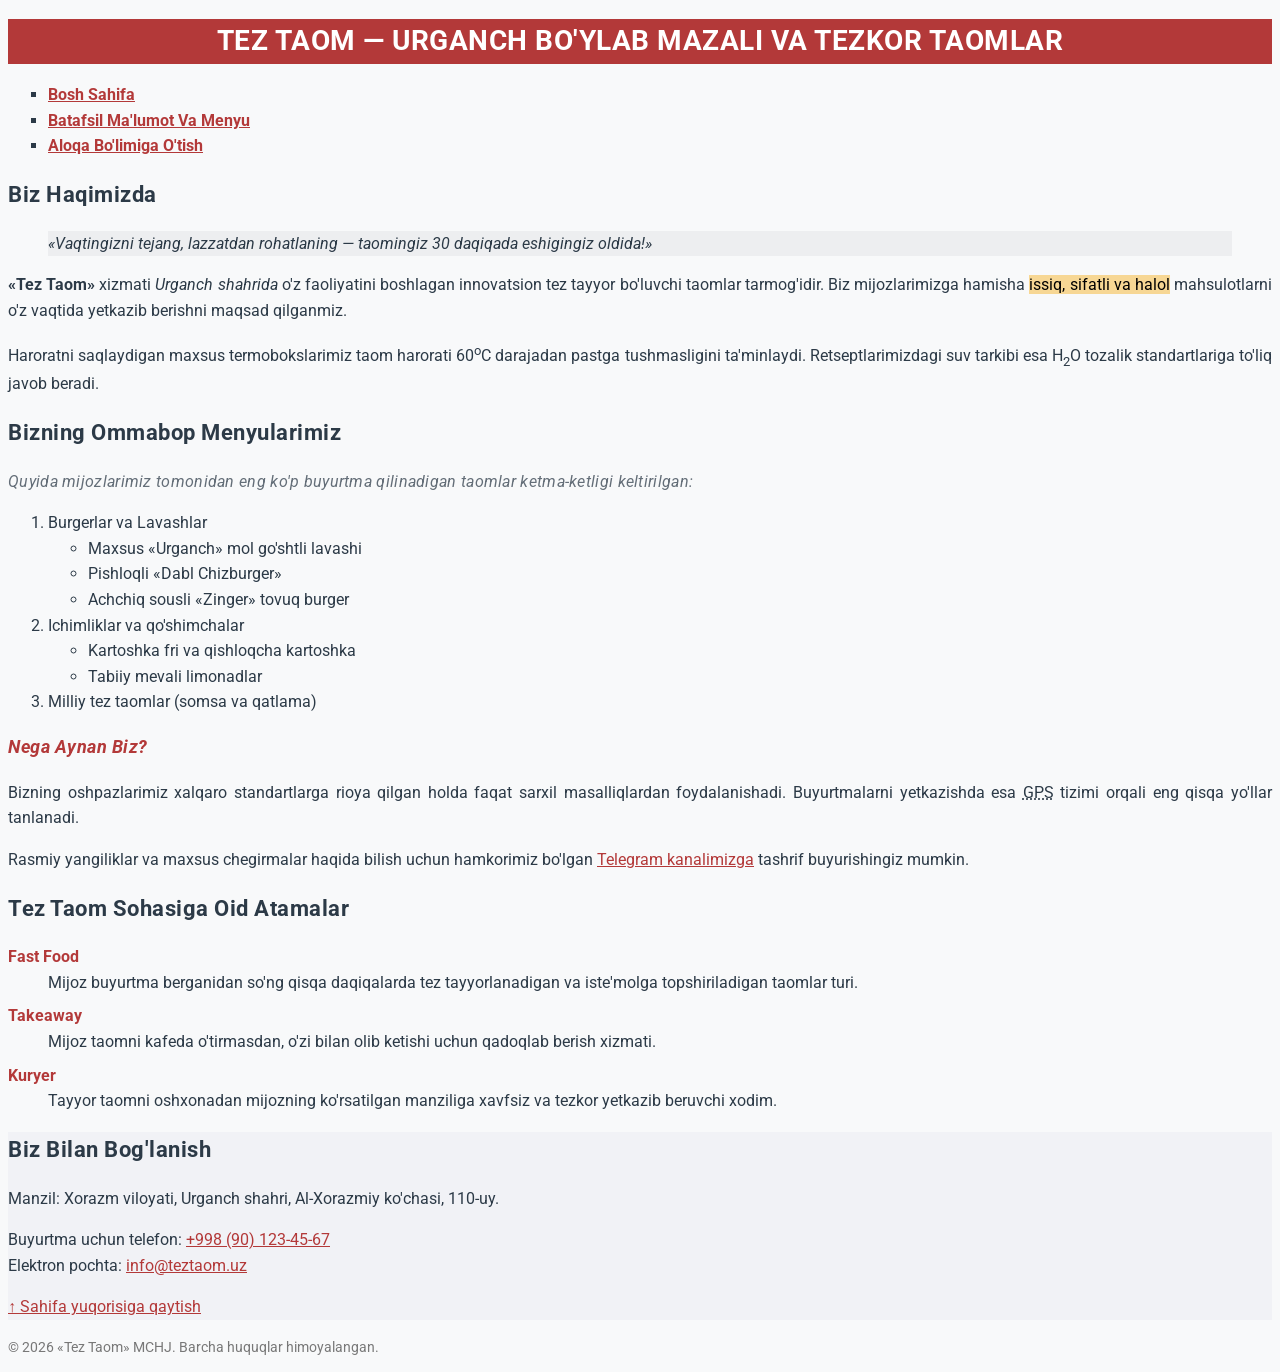
<file: amaliy-01/index.html>
<!DOCTYPE html>
<html lang="uz">
<head>
    <meta charset="UTF-8">
    <meta name="viewport" content="width=device-width, initial-scale=1.0">
    <meta name="description" content="Urganch shahridagi Tez Taom tezkor yetkazib berish xizmati va mazali taomlar menyusi.">
    <title>Tez Taom — Urganchdagi Tezkor Yetkazib Berish Xizmati</title>
    <!-- Google Fonts ulanishi (Qo'shimcha ball uchun) -->
    <link rel="preconnect" href="https://fonts.googleapis.com">
    <link rel="preconnect" href="https://fonts.gstatic.com" crossorigin>
    <link href="https://fonts.googleapis.com/css2?family=Roboto:wght@400;700&display=swap" rel="stylesheet">
    <link rel="stylesheet" href="css/style.css">
</head>
<body id="bosh-sahifa">

    <!-- Sayt sarlavhasi va navigatsiya menyusi -->
    <header>
        <h1>Tez Taom — Urganch Bo'ylab Mazali va Tezkor Taomlar</h1>
        <nav>
            <ul>
                <li><a href="index.html">Bosh sahifa</a></li>
                <li><a href="batafsil.html">Batafsil ma'lumot va Menyu</a></li>
                <li><a href="#aloqa">Aloqa bo'limiga o'tish</a></li>
            </ul>
        </nav>
    </header>

    <main>
        <!-- Kirish va shior -->
        <section>
            <h2>Biz Haqimizda</h2>
            <blockquote cite="https://urganch.uz">
                «Vaqtingizni tejang, lazzatdan rohatlaning &mdash; taomingiz 30 daqiqada eshigingiz oldida!»
            </blockquote>
            <p>
                <strong>«Tez Taom»</strong> xizmati <em>Urganch shahrida</em> o'z faoliyatini boshlagan innovatsion tez tayyor bo'luvchi taomlar tarmog'idir. Biz mijozlarimizga hamisha <mark>issiq, sifatli va halol</mark> mahsulotlarni o'z vaqtida yetkazib berishni maqsad qilganmiz.
            </p>
            <p>
                Haroratni saqlaydigan maxsus termobokslarimiz taom harorati 60<sup>o</sup>C darajadan pastga tushmasligini ta'minlaydi. Retseptlarimizdagi suv tarkibi esa H<sub>2</sub>O tozalik standartlariga to'liq javob beradi.
            </p>
        </section>

        <!-- Taom turlari va ichma-ich ro'yxat -->
        <section>
            <h2>Bizning Ommabop Menyularimiz</h2>
            <p class="izoh">Quyida mijozlarimiz tomonidan eng ko'p buyurtma qilinadigan taomlar ketma-ketligi keltirilgan:</p>
            <ol>
                <li>
                    Burgerlar va Lavashlar
                    <ul>
                        <li>Maxsus «Urganch» mol go'shtli lavashi</li>
                        <li>Pishloqli «Dabl Chizburger»</li>
                        <li>Achchiq sousli «Zinger» tovuq burger</li>
                    </ul>
                </li>
                <li>Ichimliklar va qo'shimchalar
                    <ul>
                        <li>Kartoshka fri va qishloqcha kartoshka</li>
                        <li>Tabiiy mevali limonadlar</li>
                    </ul>
                </li>
                <li>Milliy tez taomlar (somsa va qatlama)</li>
            </ol>
            
            <h3>Nega Aynan Biz?</h3>
            <p>
                Bizning oshpazlarimiz xalqaro standartlarga rioya qilgan holda faqat sarxil masalliqlardan foydalanishadi. Buyurtmalarni yetkazishda esa <abbr title="Global Positioning System">GPS</abbr> tizimi orqali eng qisqa yo'llar tanlanadi.
            </p>
            <p>
                Rasmiy yangiliklar va maxsus chegirmalar haqida bilish uchun hamkorimiz bo'lgan 
                <a href="https://t.me" target="_blank" rel="noopener">Telegram kanalimizga</a> tashrif buyurishingiz mumkin.
            </p>
        </section>

        <!-- Atamalar ro'yxati -->
        <section>
            <h2>Tez Taom Sohasiga Oid Atamalar</h2>
            <dl>
                <dt>Fast Food</dt>
                <dd>Mijoz buyurtma berganidan so'ng qisqa daqiqalarda tez tayyorlanadigan va iste'molga topshiriladigan taomlar turi.</dd>
                <dt>Takeaway</dt>
                <dd>Mijoz taomni kafeda o'tirmasdan, o'zi bilan olib ketishi uchun qadoqlab berish xizmati.</dd>
                <dt>Kuryer</dt>
                <dd>Tayyor taomni oshxonadan mijozning ko'rsatilgan manziliga xavfsiz va tezkor yetkazib beruvchi xodim.</dd>
            </dl>
        </section>

        <!-- Aloqa bo'limi -->
        <section id="aloqa">
            <h2>Biz Bilan Bog'lanish</h2>
            <p>Manzil: Xorazm viloyati, Urganch shahri, Al-Xorazmiy ko'chasi, 110-uy.</p>
            <p>
                Buyurtma uchun telefon: <a href="tel:+998901234567">+998 (90) 123-45-67</a><br>
                Elektron pochta: <a href="mailto:info@teztaom.uz">info@teztaom.uz</a>
            </p>
            <p>
                <a href="#bosh-sahifa">&uarr; Sahifa yuqorisiga qaytish</a>
            </p>
        </section>
    </main>

    <footer>
        <p>&copy;&nbsp;2026 «Tez Taom» MCHJ. Barcha huquqlar himoyalangan.</p>
    </footer>

</body>
</html>
</file>
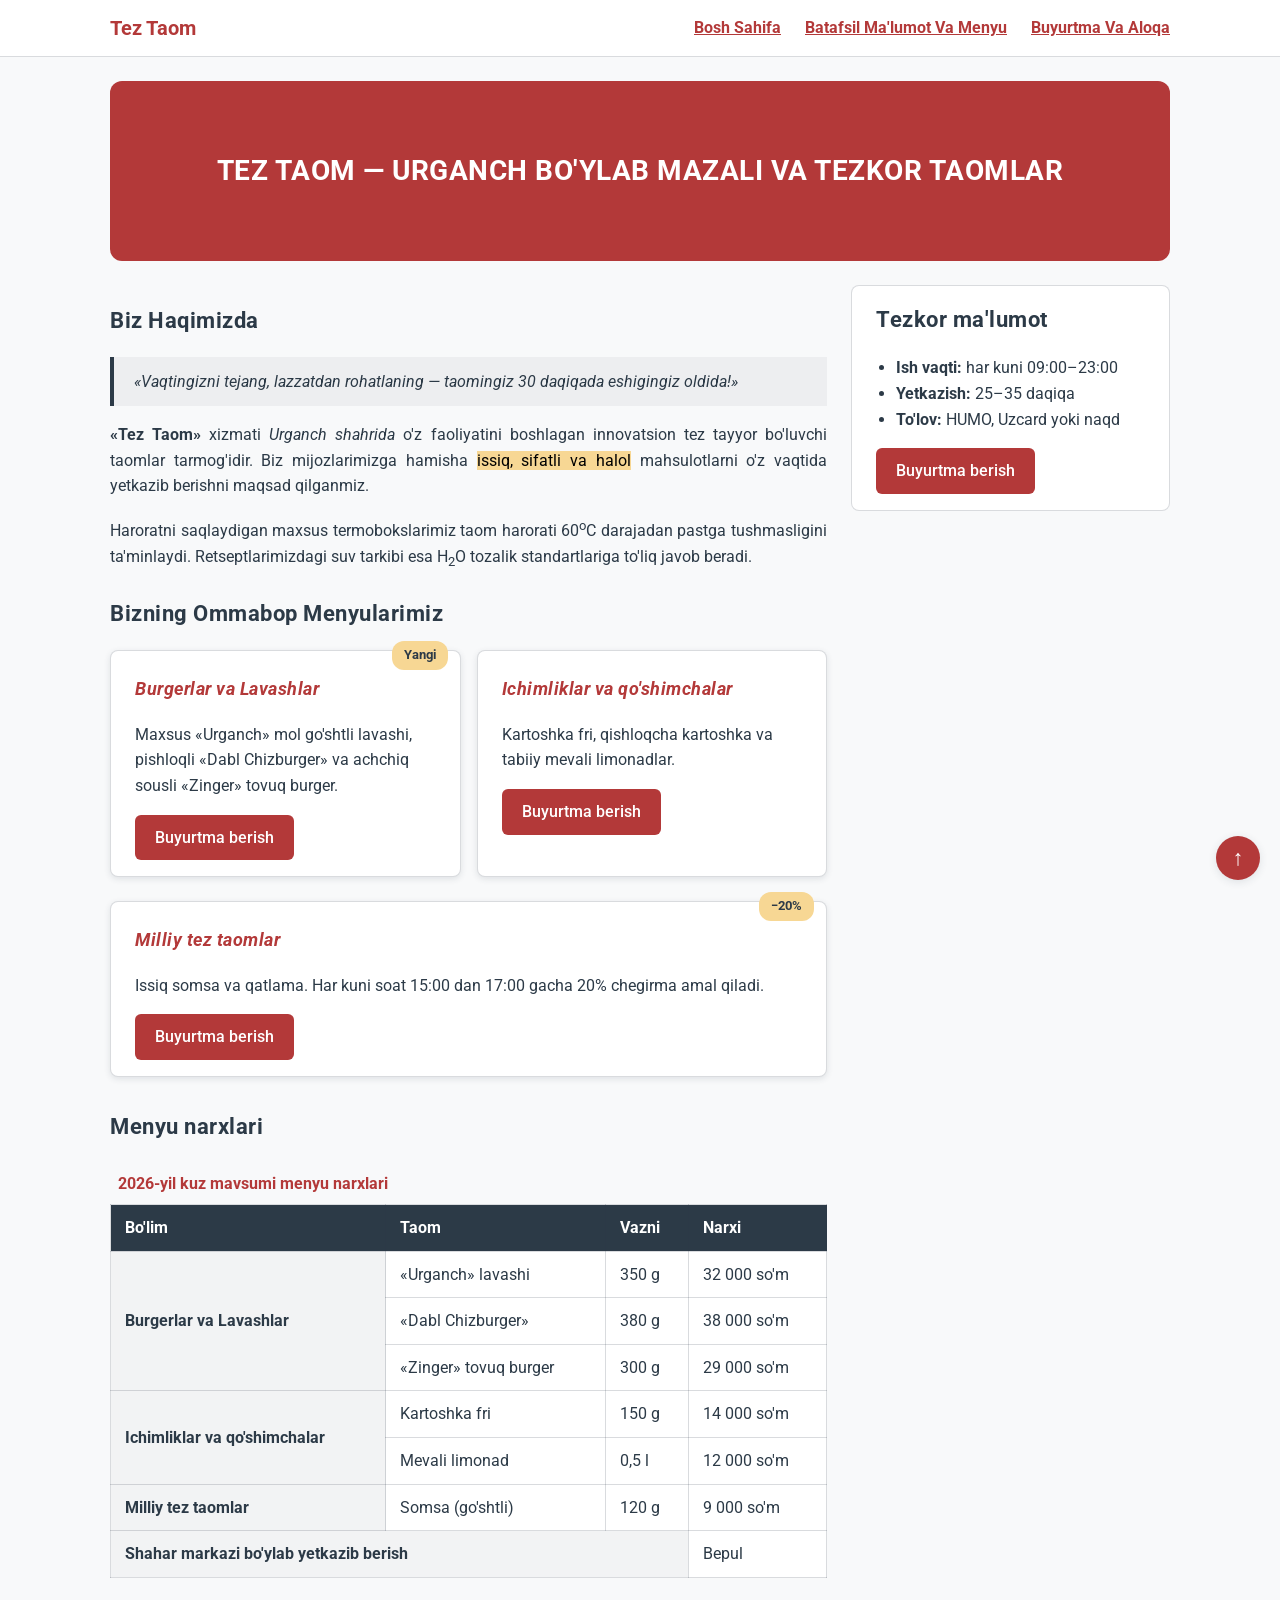
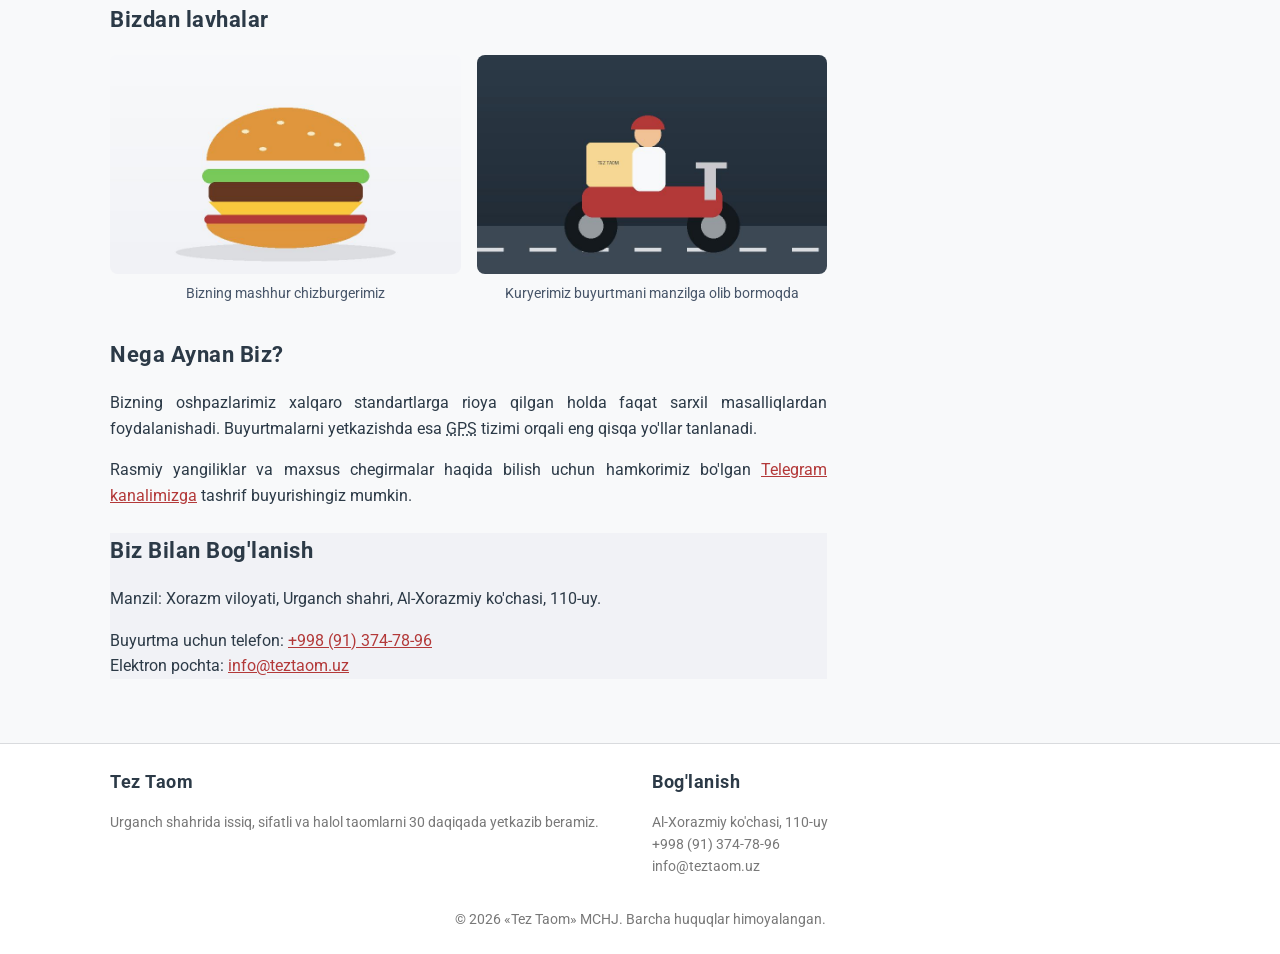
<file: amaliy-02/index.html>
<!DOCTYPE html>
<html lang="uz">
<head>
    <meta charset="UTF-8">
    <meta name="viewport" content="width=device-width, initial-scale=1.0">
    <meta name="description" content="Urganch shahridagi Tez Taom tezkor yetkazib berish xizmati va mazali taomlar menyusi.">
    <title>Tez Taom — Urganchdagi Tezkor Yetkazib Berish Xizmati</title>
    <link rel="preconnect" href="https://fonts.googleapis.com">
    <link rel="preconnect" href="https://fonts.gstatic.com" crossorigin>
    <link href="https://fonts.googleapis.com/css2?family=Roboto:wght@400;700&amp;display=swap" rel="stylesheet">
    <link rel="stylesheet" href="css/style.css">
</head>
<body id="top">

    <header>
        <nav>
            <a class="logo" href="index.html">Tez Taom</a>
            <ul>
                <li><a href="index.html">Bosh sahifa</a></li>
                <li><a href="batafsil.html">Batafsil ma'lumot va Menyu</a></li>
                <li><a href="aloqa.html">Buyurtma va aloqa</a></li>
            </ul>
        </nav>
    </header>

    <main>
        <section class="hero">
            <h1>Tez Taom — Urganch Bo'ylab Mazali va Tezkor Taomlar</h1>
        </section>

        <div class="sahifa">
            <div class="kontent">
                <section>
                    <h2>Biz Haqimizda</h2>
                    <blockquote cite="https://urganch.uz">
                        «Vaqtingizni tejang, lazzatdan rohatlaning &mdash; taomingiz 30 daqiqada eshigingiz oldida!»
                    </blockquote>
                    <p>
                        <strong>«Tez Taom»</strong> xizmati <em>Urganch shahrida</em> o'z faoliyatini boshlagan innovatsion tez tayyor bo'luvchi taomlar tarmog'idir. Biz mijozlarimizga hamisha <mark>issiq, sifatli va halol</mark> mahsulotlarni o'z vaqtida yetkazib berishni maqsad qilganmiz.
                    </p>
                    <p>
                        Haroratni saqlaydigan maxsus termobokslarimiz taom harorati 60<sup>o</sup>C darajadan pastga tushmasligini ta'minlaydi. Retseptlarimizdagi suv tarkibi esa H<sub>2</sub>O tozalik standartlariga to'liq javob beradi.
                    </p>
                </section>

                <section>
                    <h2 id="menyu">Bizning Ommabop Menyularimiz</h2>
                    <div class="kartalar">
                        <article class="karta">
                            <span class="belgi">Yangi</span>
                            <h3>Burgerlar va Lavashlar</h3>
                            <p>Maxsus «Urganch» mol go'shtli lavashi, pishloqli «Dabl Chizburger» va achchiq sousli «Zinger» tovuq burger.</p>
                            <a class="tugma" href="aloqa.html">Buyurtma berish</a>
                        </article>
                        <article class="karta">
                            <h3>Ichimliklar va qo'shimchalar</h3>
                            <p>Kartoshka fri, qishloqcha kartoshka va tabiiy mevali limonadlar.</p>
                            <a class="tugma" href="aloqa.html">Buyurtma berish</a>
                        </article>
                        <article class="karta">
                            <span class="belgi">&minus;20%</span>
                            <h3>Milliy tez taomlar</h3>
                            <p>Issiq somsa va qatlama. Har kuni soat 15:00 dan 17:00 gacha 20% chegirma amal qiladi.</p>
                            <a class="tugma" href="aloqa.html">Buyurtma berish</a>
                        </article>
                    </div>
                </section>

                <section>
                    <h2 id="narxlar">Menyu narxlari</h2>
                    <div class="jadval-orami">
                        <table>
                            <caption>2026-yil kuz mavsumi menyu narxlari</caption>
                            <thead>
                                <tr>
                                    <th scope="col">Bo'lim</th>
                                    <th scope="col">Taom</th>
                                    <th scope="col">Vazni</th>
                                    <th scope="col">Narxi</th>
                                </tr>
                            </thead>
                            <tbody>
                                <tr>
                                    <th scope="row" rowspan="3">Burgerlar va Lavashlar</th>
                                    <td>«Urganch» lavashi</td>
                                    <td>350 g</td>
                                    <td>32 000 so'm</td>
                                </tr>
                                <tr>
                                    <td>«Dabl Chizburger»</td>
                                    <td>380 g</td>
                                    <td>38 000 so'm</td>
                                </tr>
                                <tr>
                                    <td>«Zinger» tovuq burger</td>
                                    <td>300 g</td>
                                    <td>29 000 so'm</td>
                                </tr>
                                <tr>
                                    <th scope="row" rowspan="2">Ichimliklar va qo'shimchalar</th>
                                    <td>Kartoshka fri</td>
                                    <td>150 g</td>
                                    <td>14 000 so'm</td>
                                </tr>
                                <tr>
                                    <td>Mevali limonad</td>
                                    <td>0,5 l</td>
                                    <td>12 000 so'm</td>
                                </tr>
                                <tr>
                                    <th scope="row">Milliy tez taomlar</th>
                                    <td>Somsa (go'shtli)</td>
                                    <td>120 g</td>
                                    <td>9 000 so'm</td>
                                </tr>
                            </tbody>
                            <tfoot>
                                <tr>
                                    <th scope="row" colspan="3">Shahar markazi bo'ylab yetkazib berish</th>
                                    <td>Bepul</td>
                                </tr>
                            </tfoot>
                        </table>
                    </div>
                </section>

                <section>
                    <h2 id="galereya">Bizdan lavhalar</h2>
                    <div class="galereya">
                        <figure>
                            <img src="rasmlar/burger.jpg" width="800" height="500" alt="Tarkibida go'shtli kotlet, pishloq va salat bargi bo'lgan chizburger">
                            <figcaption>Bizning mashhur chizburgerimiz</figcaption>
                        </figure>
                        <figure>
                            <img src="rasmlar/kuryer.jpg" width="800" height="500" alt="Termobokslik skuterda taom yetkazayotgan kuryer">
                            <figcaption>Kuryerimiz buyurtmani manzilga olib bormoqda</figcaption>
                        </figure>
                    </div>
                </section>

                <section>
                    <h2>Nega Aynan Biz?</h2>
                    <p>
                        Bizning oshpazlarimiz xalqaro standartlarga rioya qilgan holda faqat sarxil masalliqlardan foydalanishadi. Buyurtmalarni yetkazishda esa <abbr title="Global Positioning System">GPS</abbr> tizimi orqali eng qisqa yo'llar tanlanadi.
                    </p>
                    <p>
                        Rasmiy yangiliklar va maxsus chegirmalar haqida bilish uchun hamkorimiz bo'lgan
                        <a href="https://t.me/devnestuz" target="_blank" rel="noopener">Telegram kanalimizga</a> tashrif buyurishingiz mumkin.
                    </p>
                </section>

                <section id="aloqa">
                    <h2>Biz Bilan Bog'lanish</h2>
                    <p>Manzil: Xorazm viloyati, Urganch shahri, Al-Xorazmiy ko'chasi, 110-uy.</p>
                    <p>
                        Buyurtma uchun telefon: <a href="tel:+998913747896">+998 (91) 374-78-96</a><br>
                        Elektron pochta: <a href="mailto:info@teztaom.uz">info@teztaom.uz</a>
                    </p>
                </section>
            </div>

            <aside>
                <h2>Tezkor ma'lumot</h2>
                <ul>
                    <li><strong>Ish vaqti:</strong> har kuni 09:00&ndash;23:00</li>
                    <li><strong>Yetkazish:</strong> 25&ndash;35 daqiqa</li>
                    <li><strong>To'lov:</strong> HUMO, Uzcard yoki naqd</li>
                </ul>
                <a class="tugma" href="aloqa.html">Buyurtma berish</a>
            </aside>
        </div>
    </main>

    <footer>
        <div class="footer-ichki">
            <div class="footer-ustun">
                <h2>Tez Taom</h2>
                <p>Urganch shahrida issiq, sifatli va halol taomlarni 30 daqiqada yetkazib beramiz.</p>
            </div>
            <div class="footer-ustun">
                <h2>Bog'lanish</h2>
                <p>Al-Xorazmiy ko'chasi, 110-uy<br>+998 (91) 374-78-96<br>info@teztaom.uz</p>
            </div>
        </div>
        <p class="mualliflik">&copy;&nbsp;2026 «Tez Taom» MCHJ. Barcha huquqlar himoyalangan.</p>
    </footer>

    <a class="yuqoriga" href="#top" aria-label="Sahifa boshiga qaytish">&uarr;</a>
</body>
</html>
</file>
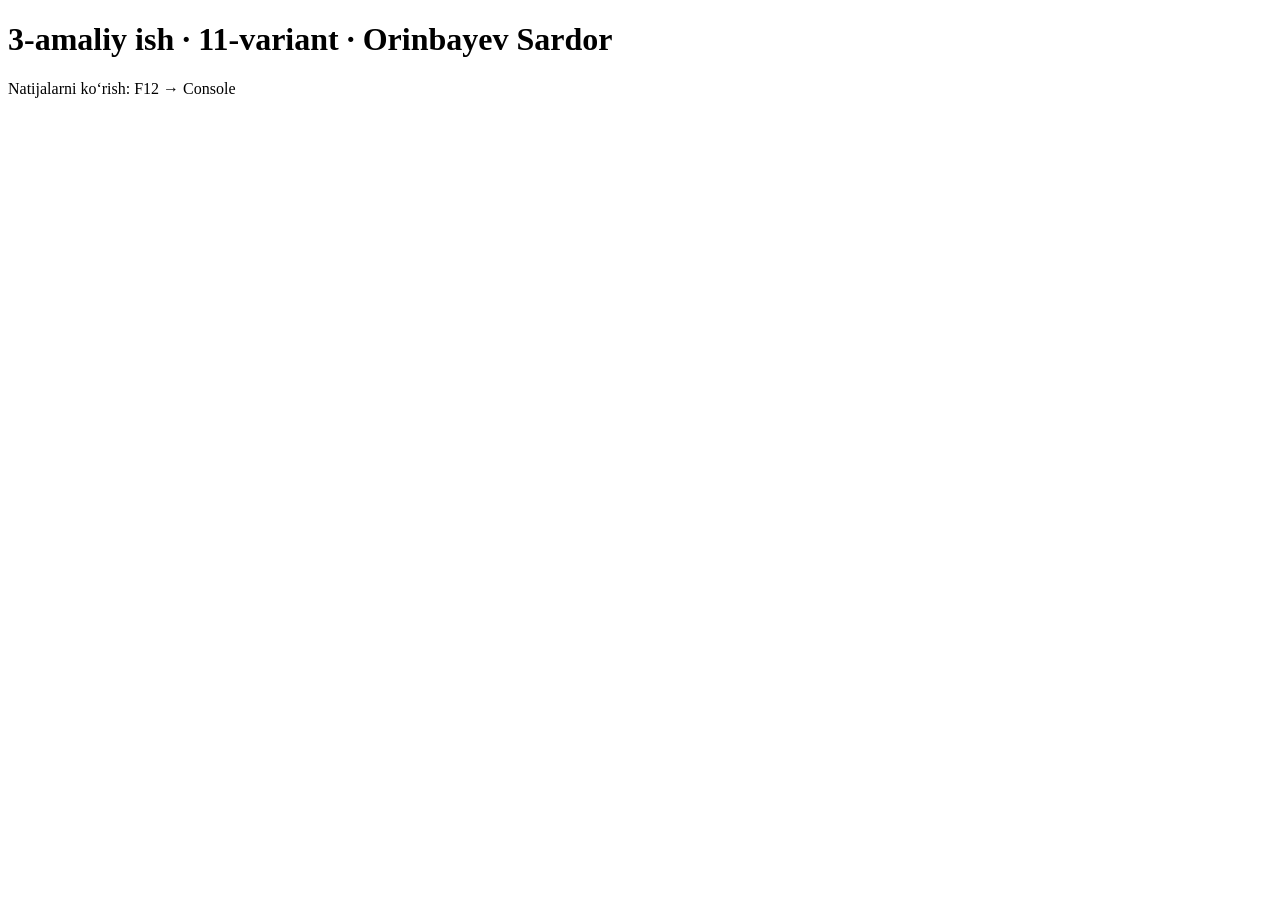
<file: amaliy-03/index.html>
<!DOCTYPE html>
<html lang="uz">
<head>
  <meta charset="UTF-8">
  <title>3-amaliy ish — 11-variant</title>
</head>
<body>
  <h1>3-amaliy ish · 11-variant · Orinbayev Sardor</h1>
  <p>Natijalarni ko‘rish: F12 → Console</p>
  <script src="js/masala1.js"></script>
  <script src="js/masala2.js"></script>
  <script src="js/masala3.js"></script>
  <script src="js/masala4.js"></script>
  <script src="js/masala5.js"></script>
</body>
</html>
</file>
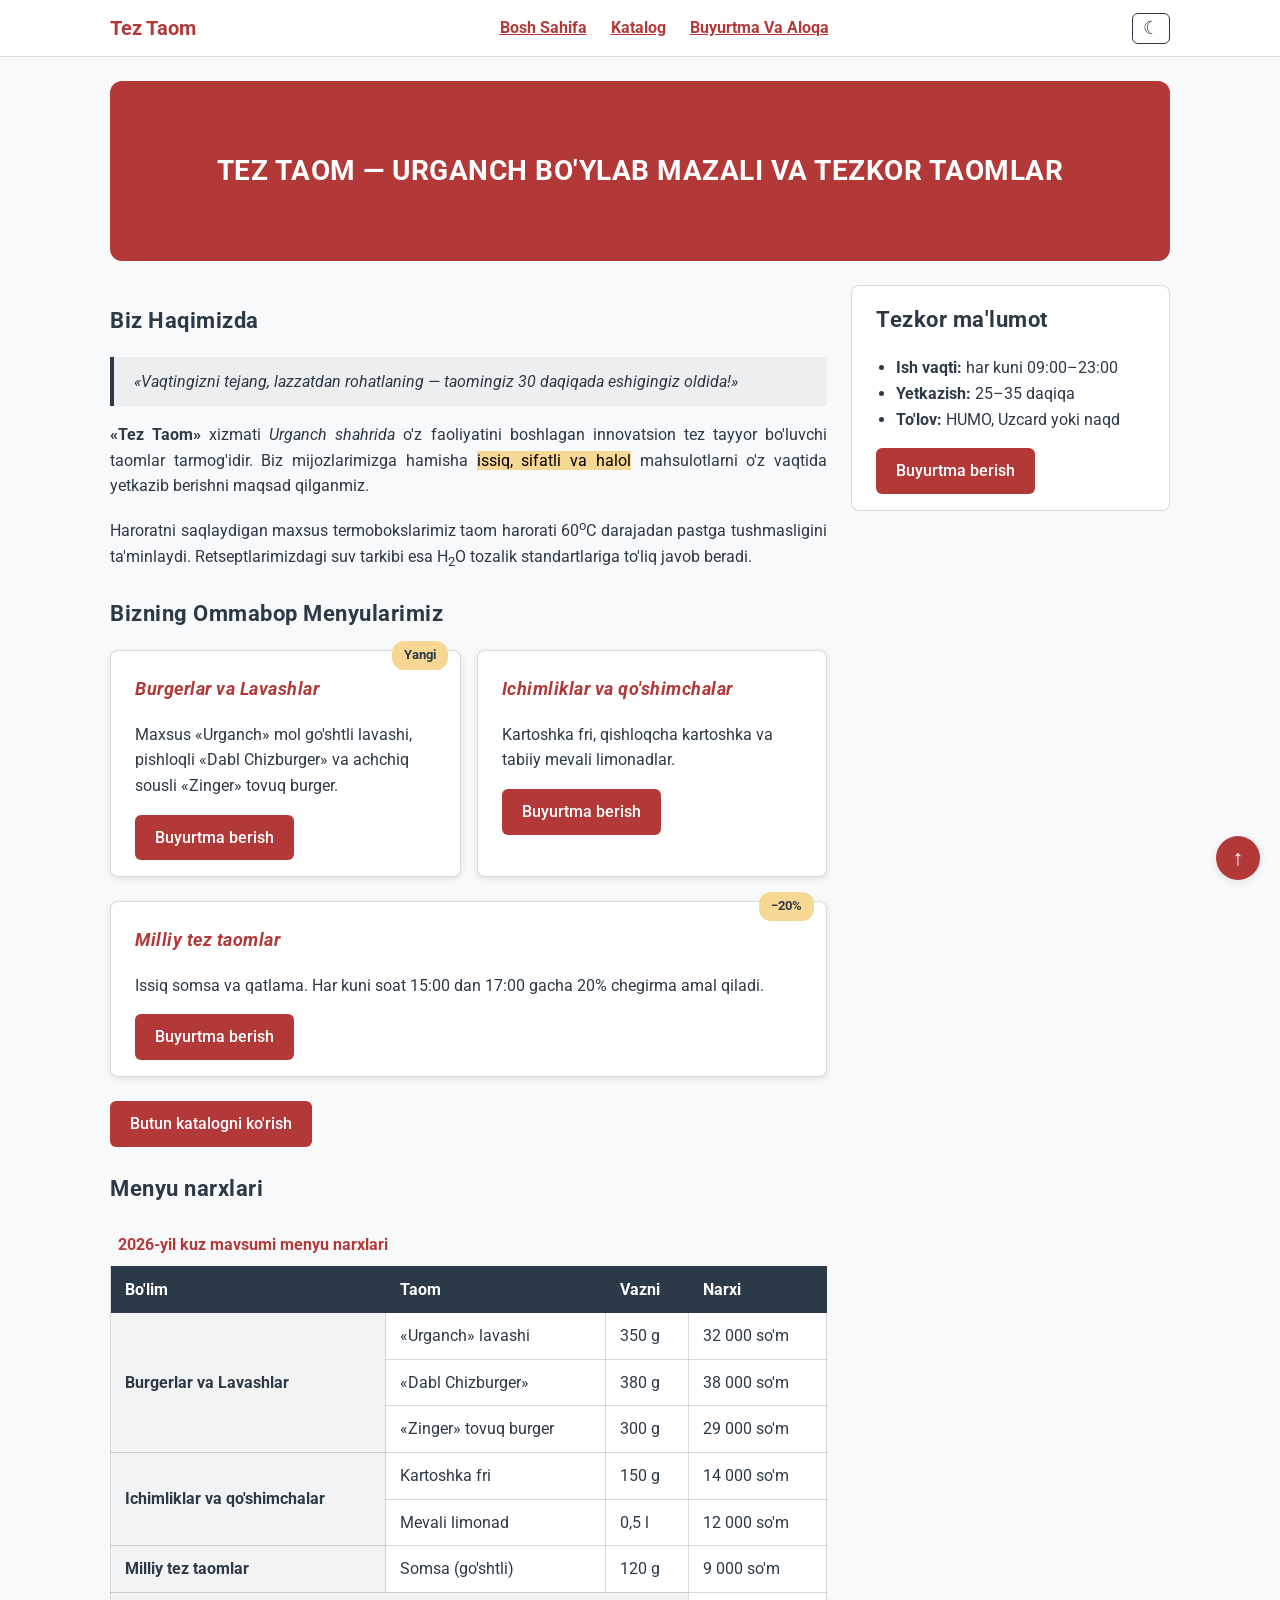
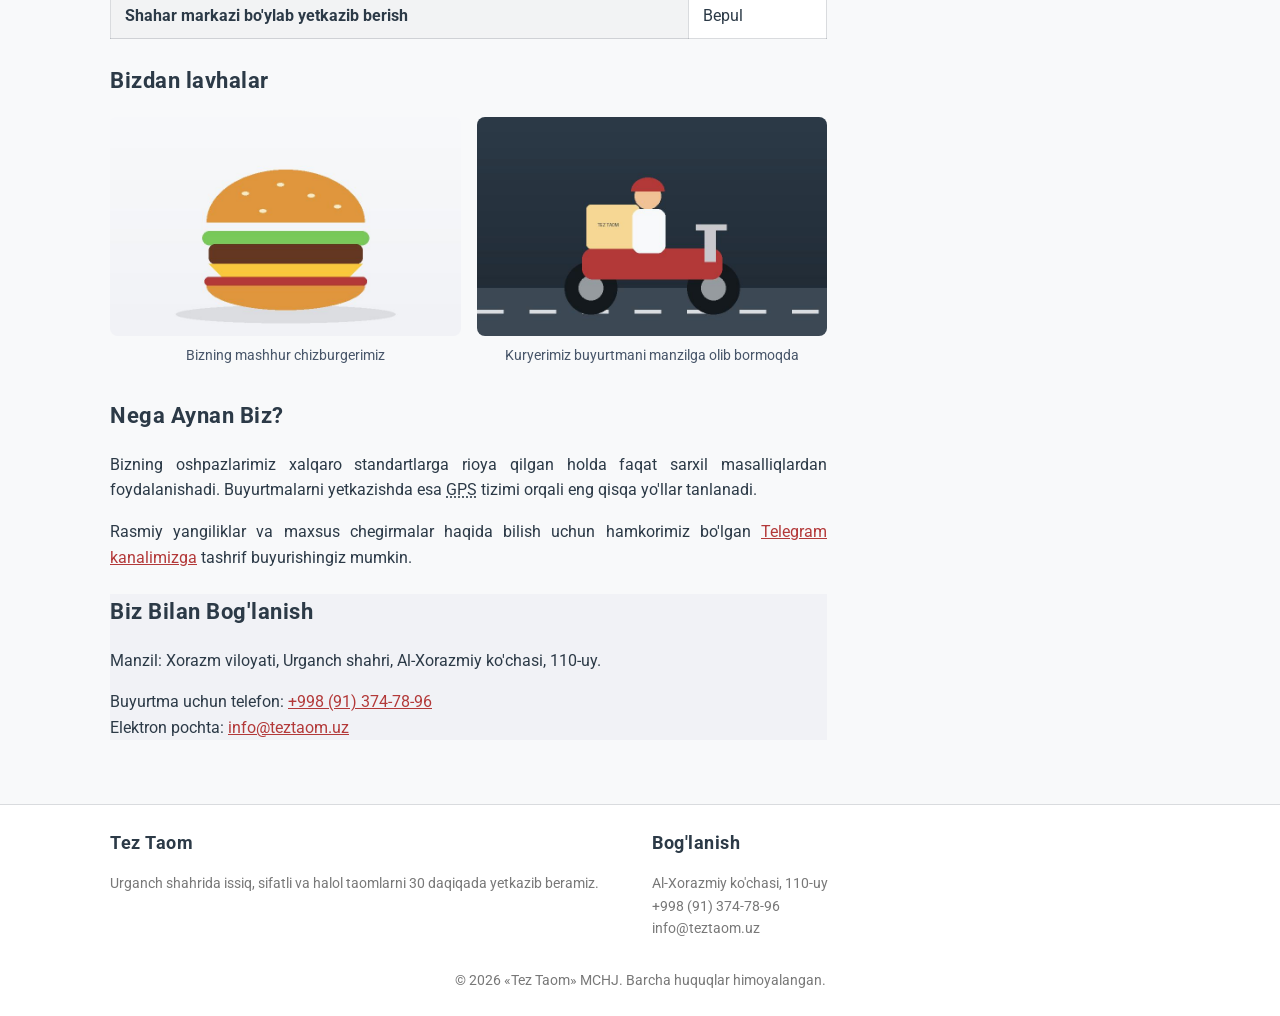
<file: amaliy-04/index.html>
<!DOCTYPE html>
<html lang="uz">
<head>
    <meta charset="UTF-8">
    <meta name="viewport" content="width=device-width, initial-scale=1.0">
    <meta name="description" content="Urganch shahridagi Tez Taom tezkor yetkazib berish xizmati va mazali taomlar menyusi.">
    <title>Tez Taom — Urganchdagi Tezkor Yetkazib Berish Xizmati</title>
    <link rel="preconnect" href="https://fonts.googleapis.com">
    <link rel="preconnect" href="https://fonts.gstatic.com" crossorigin>
    <link href="https://fonts.googleapis.com/css2?family=Roboto:wght@400;700&amp;display=swap" rel="stylesheet">
    <link rel="stylesheet" href="css/style.css">
</head>
<body id="top">

    <header>
        <nav>
            <a class="logo" href="index.html">Tez Taom</a>
            <button type="button" class="menyu-tugma" id="menyuTugma" aria-label="Menyuni ochish" aria-expanded="false">&#9776;</button>
            <ul id="menyuRoyxat">
                <li><a href="index.html">Bosh sahifa</a></li>
                <li><a href="katalog.html">Katalog</a></li>
                <li><a href="aloqa.html">Buyurtma va aloqa</a></li>
            </ul>
            <button type="button" class="tema-tugma" id="temaTugma" aria-label="Tungi rejim">&#9790;</button>
        </nav>
    </header>

    <main>
        <section class="hero">
            <h1>Tez Taom — Urganch Bo'ylab Mazali va Tezkor Taomlar</h1>
        </section>

        <div class="sahifa">
            <div class="kontent">
                <section>
                    <h2>Biz Haqimizda</h2>
                    <blockquote cite="https://urganch.uz">
                        «Vaqtingizni tejang, lazzatdan rohatlaning &mdash; taomingiz 30 daqiqada eshigingiz oldida!»
                    </blockquote>
                    <p>
                        <strong>«Tez Taom»</strong> xizmati <em>Urganch shahrida</em> o'z faoliyatini boshlagan innovatsion tez tayyor bo'luvchi taomlar tarmog'idir. Biz mijozlarimizga hamisha <mark>issiq, sifatli va halol</mark> mahsulotlarni o'z vaqtida yetkazib berishni maqsad qilganmiz.
                    </p>
                    <p>
                        Haroratni saqlaydigan maxsus termobokslarimiz taom harorati 60<sup>o</sup>C darajadan pastga tushmasligini ta'minlaydi. Retseptlarimizdagi suv tarkibi esa H<sub>2</sub>O tozalik standartlariga to'liq javob beradi.
                    </p>
                </section>

                <section>
                    <h2 id="menyu">Bizning Ommabop Menyularimiz</h2>
                    <div class="kartalar">
                        <article class="karta">
                            <span class="belgi">Yangi</span>
                            <h3>Burgerlar va Lavashlar</h3>
                            <p>Maxsus «Urganch» mol go'shtli lavashi, pishloqli «Dabl Chizburger» va achchiq sousli «Zinger» tovuq burger.</p>
                            <a class="tugma" href="aloqa.html">Buyurtma berish</a>
                        </article>
                        <article class="karta">
                            <h3>Ichimliklar va qo'shimchalar</h3>
                            <p>Kartoshka fri, qishloqcha kartoshka va tabiiy mevali limonadlar.</p>
                            <a class="tugma" href="aloqa.html">Buyurtma berish</a>
                        </article>
                        <article class="karta">
                            <span class="belgi">&minus;20%</span>
                            <h3>Milliy tez taomlar</h3>
                            <p>Issiq somsa va qatlama. Har kuni soat 15:00 dan 17:00 gacha 20% chegirma amal qiladi.</p>
                            <a class="tugma" href="aloqa.html">Buyurtma berish</a>
                        </article>
                    </div>
                    <p><a class="tugma" href="katalog.html">Butun katalogni ko'rish</a></p>
                </section>

                <section>
                    <h2 id="narxlar">Menyu narxlari</h2>
                    <div class="jadval-orami">
                        <table>
                            <caption>2026-yil kuz mavsumi menyu narxlari</caption>
                            <thead>
                                <tr>
                                    <th scope="col">Bo'lim</th>
                                    <th scope="col">Taom</th>
                                    <th scope="col">Vazni</th>
                                    <th scope="col">Narxi</th>
                                </tr>
                            </thead>
                            <tbody>
                                <tr>
                                    <th scope="row" rowspan="3">Burgerlar va Lavashlar</th>
                                    <td>«Urganch» lavashi</td>
                                    <td>350 g</td>
                                    <td>32 000 so'm</td>
                                </tr>
                                <tr>
                                    <td>«Dabl Chizburger»</td>
                                    <td>380 g</td>
                                    <td>38 000 so'm</td>
                                </tr>
                                <tr>
                                    <td>«Zinger» tovuq burger</td>
                                    <td>300 g</td>
                                    <td>29 000 so'm</td>
                                </tr>
                                <tr>
                                    <th scope="row" rowspan="2">Ichimliklar va qo'shimchalar</th>
                                    <td>Kartoshka fri</td>
                                    <td>150 g</td>
                                    <td>14 000 so'm</td>
                                </tr>
                                <tr>
                                    <td>Mevali limonad</td>
                                    <td>0,5 l</td>
                                    <td>12 000 so'm</td>
                                </tr>
                                <tr>
                                    <th scope="row">Milliy tez taomlar</th>
                                    <td>Somsa (go'shtli)</td>
                                    <td>120 g</td>
                                    <td>9 000 so'm</td>
                                </tr>
                            </tbody>
                            <tfoot>
                                <tr>
                                    <th scope="row" colspan="3">Shahar markazi bo'ylab yetkazib berish</th>
                                    <td>Bepul</td>
                                </tr>
                            </tfoot>
                        </table>
                    </div>
                </section>

                <section>
                    <h2 id="galereya">Bizdan lavhalar</h2>
                    <div class="galereya">
                        <figure>
                            <img src="rasmlar/burger.jpg" width="800" height="500" alt="Tarkibida go'shtli kotlet, pishloq va salat bargi bo'lgan chizburger">
                            <figcaption>Bizning mashhur chizburgerimiz</figcaption>
                        </figure>
                        <figure>
                            <img src="rasmlar/kuryer.jpg" width="800" height="500" alt="Termobokslik skuterda taom yetkazayotgan kuryer">
                            <figcaption>Kuryerimiz buyurtmani manzilga olib bormoqda</figcaption>
                        </figure>
                    </div>
                </section>

                <section>
                    <h2>Nega Aynan Biz?</h2>
                    <p>
                        Bizning oshpazlarimiz xalqaro standartlarga rioya qilgan holda faqat sarxil masalliqlardan foydalanishadi. Buyurtmalarni yetkazishda esa <abbr title="Global Positioning System">GPS</abbr> tizimi orqali eng qisqa yo'llar tanlanadi.
                    </p>
                    <p>
                        Rasmiy yangiliklar va maxsus chegirmalar haqida bilish uchun hamkorimiz bo'lgan
                        <a href="https://t.me/devnestuz" target="_blank" rel="noopener">Telegram kanalimizga</a> tashrif buyurishingiz mumkin.
                    </p>
                </section>

                <section id="aloqa">
                    <h2>Biz Bilan Bog'lanish</h2>
                    <p>Manzil: Xorazm viloyati, Urganch shahri, Al-Xorazmiy ko'chasi, 110-uy.</p>
                    <p>
                        Buyurtma uchun telefon: <a href="tel:+998913747896">+998 (91) 374-78-96</a><br>
                        Elektron pochta: <a href="mailto:info@teztaom.uz">info@teztaom.uz</a>
                    </p>
                </section>
            </div>

            <aside>
                <h2>Tezkor ma'lumot</h2>
                <ul>
                    <li><strong>Ish vaqti:</strong> har kuni 09:00&ndash;23:00</li>
                    <li><strong>Yetkazish:</strong> 25&ndash;35 daqiqa</li>
                    <li><strong>To'lov:</strong> HUMO, Uzcard yoki naqd</li>
                </ul>
                <a class="tugma" href="aloqa.html">Buyurtma berish</a>
            </aside>
        </div>
    </main>

    <footer>
        <div class="footer-ichki">
            <div class="footer-ustun">
                <h2>Tez Taom</h2>
                <p>Urganch shahrida issiq, sifatli va halol taomlarni 30 daqiqada yetkazib beramiz.</p>
            </div>
            <div class="footer-ustun">
                <h2>Bog'lanish</h2>
                <p>Al-Xorazmiy ko'chasi, 110-uy<br>+998 (91) 374-78-96<br>info@teztaom.uz</p>
            </div>
        </div>
        <p class="mualliflik">&copy;&nbsp;2026 «Tez Taom» MCHJ. Barcha huquqlar himoyalangan.</p>
    </footer>

    <a class="yuqoriga" href="#top" aria-label="Sahifa boshiga qaytish">&uarr;</a>
    <script src="js/ui.js"></script>
</body>
</html>
</file>
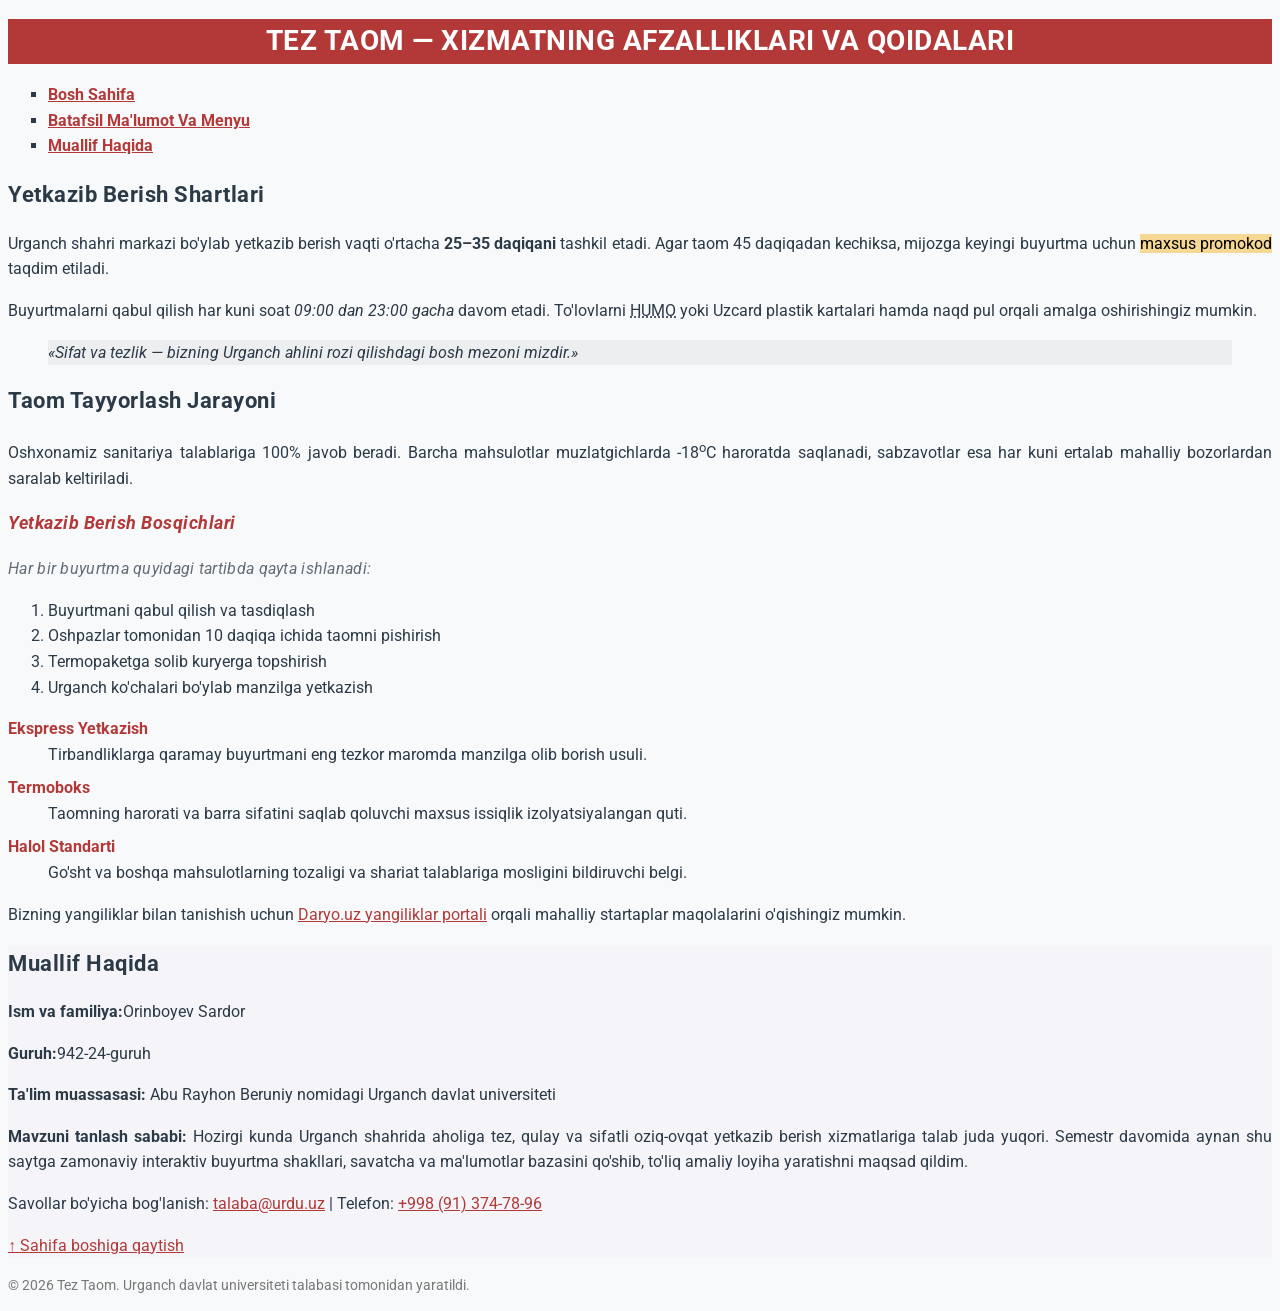
<file: amaliy-01/batafsil.html>
<!DOCTYPE html>
<html lang="uz">
<head>
    <meta charset="UTF-8">
    <meta name="viewport" content="width=device-width, initial-scale=1.0">
    <meta name="description" content="Tez Taom loyihasining batafsil afzalliklari, yetkazib berish qoidalari va loyiha muallifi haqida ma'lumot.">
    <title>Batafsil Ma'lumot — Tez Taom Loyihasi</title>
    <!-- Google Fonts -->
    <link rel="preconnect" href="https://fonts.googleapis.com">
    <link rel="preconnect" href="https://fonts.gstatic.com" crossorigin>
    <link href="https://fonts.googleapis.com/css2?family=Roboto:wght@400;700&display=swap" rel="stylesheet">
    <link rel="stylesheet" href="css/style.css">
</head>
<body id="batafsil-sahifa">

    <header>
        <h1>Tez Taom — Xizmatning Afzalliklari va Qoidalari</h1>
        <nav>
            <ul>
                <li><a href="index.html">Bosh sahifa</a></li>
                <li><a href="batafsil.html">Batafsil ma'lumot va Menyu</a></li>
                <li><a href="#muallif">Muallif haqida</a></li>
            </ul>
        </nav>
    </header>

    <main>
        <section>
            <h2>Yetkazib Berish Shartlari</h2>
            <p>
                Urganch shahri markazi bo'ylab yetkazib berish vaqti o'rtacha <strong>25&ndash;35 daqiqani</strong> tashkil etadi. Agar taom 45 daqiqadan kechiksa, mijozga keyingi buyurtma uchun <mark>maxsus promokod</mark> taqdim etiladi.
            </p>
            <p>
                Buyurtmalarni qabul qilish har kuni soat <em>09:00 dan 23:00 gacha</em> davom etadi. To'lovlarni <abbr title="Humo to'lov tizimi">HUMO</abbr> yoki Uzcard plastik kartalari hamda naqd pul orqali amalga oshirishingiz mumkin.
            </p>
            <blockquote cite="https://teztaom.uz">
                «Sifat va tezlik &mdash; bizning Urganch ahlini rozi qilishdagi bosh mezoni mizdir.»
            </blockquote>
        </section>

        <section>
            <h2>Taom Tayyorlash Jarayoni</h2>
            <p>
                Oshxonamiz sanitariya talablariga 100% javob beradi. Barcha mahsulotlar muzlatgichlarda -18<sup>o</sup>C haroratda saqlanadi, sabzavotlar esa har kuni ertalab mahalliy bozorlardan saralab keltiriladi.
            </p>
            
            <h3>Yetkazib Berish Bosqichlari</h3>
            <p class="izoh">Har bir buyurtma quyidagi tartibda qayta ishlanadi:</p>
            <ol>
                <li>Buyurtmani qabul qilish va tasdiqlash</li>
                <li>Oshpazlar tomonidan 10 daqiqa ichida taomni pishirish</li>
                <li>Termopaketga solib kuryerga topshirish</li>
                <li>Urganch ko'chalari bo'ylab manzilga yetkazish</li>
            </ol>

            <dl>
                <dt>Ekspress Yetkazish</dt>
                <dd>Tirbandliklarga qaramay buyurtmani eng tezkor maromda manzilga olib borish usuli.</dd>
                <dt>Termoboks</dt>
                <dd>Taomning harorati va barra sifatini saqlab qoluvchi maxsus issiqlik izolyatsiyalangan quti.</dd>
                <dt>Halol Standarti</dt>
                <dd>Go'sht va boshqa mahsulotlarning tozaligi va shariat talablariga mosligini bildiruvchi belgi.</dd>
            </dl>
            
            <p>
                Bizning yangiliklar bilan tanishish uchun 
                <a href="https://daryo.uz" target="_blank" rel="noopener">Daryo.uz yangiliklar portali</a> orqali mahalliy startaplar maqolalarini o'qishingiz mumkin.
            </p>
        </section>

        <!-- Muallif haqida bo'limi (Mazmun talabi bo'yicha) -->
        <section id="muallif">
            <h2>Muallif Haqida</h2>
            <p><strong>Ism va familiya:</strong>Orinboyev Sardor</p>
            <p><strong>Guruh:</strong>942-24-guruh</p>
            <p><strong>Ta'lim muassasasi:</strong> Abu Rayhon Beruniy nomidagi Urganch davlat universiteti</p>
            <p>
                <strong>Mavzuni tanlash sababi:</strong> Hozirgi kunda Urganch shahrida aholiga tez, qulay va sifatli oziq-ovqat yetkazib berish xizmatlariga talab juda yuqori. Semestr davomida aynan shu saytga zamonaviy interaktiv buyurtma shakllari, savatcha va ma'lumotlar bazasini qo'shib, to'liq amaliy loyiha yaratishni maqsad qildim.
            </p>
            <p>
                Savollar bo'yicha bog'lanish: <a href="mailto:talaba@urdu.uz">talaba@urdu.uz</a> | 
                Telefon: <a href="tel:+998913747896">+998 (91) 374-78-96</a>
            </p>
            <p>
                <a href="#batafsil-sahifa">&uarr; Sahifa boshiga qaytish</a>
            </p>
        </section>
    </main>

    <footer>
        <p>&copy;&nbsp;2026 Tez Taom. Urganch davlat universiteti talabasi tomonidan yaratildi.</p>
    </footer>

</body>
</html>
</file>
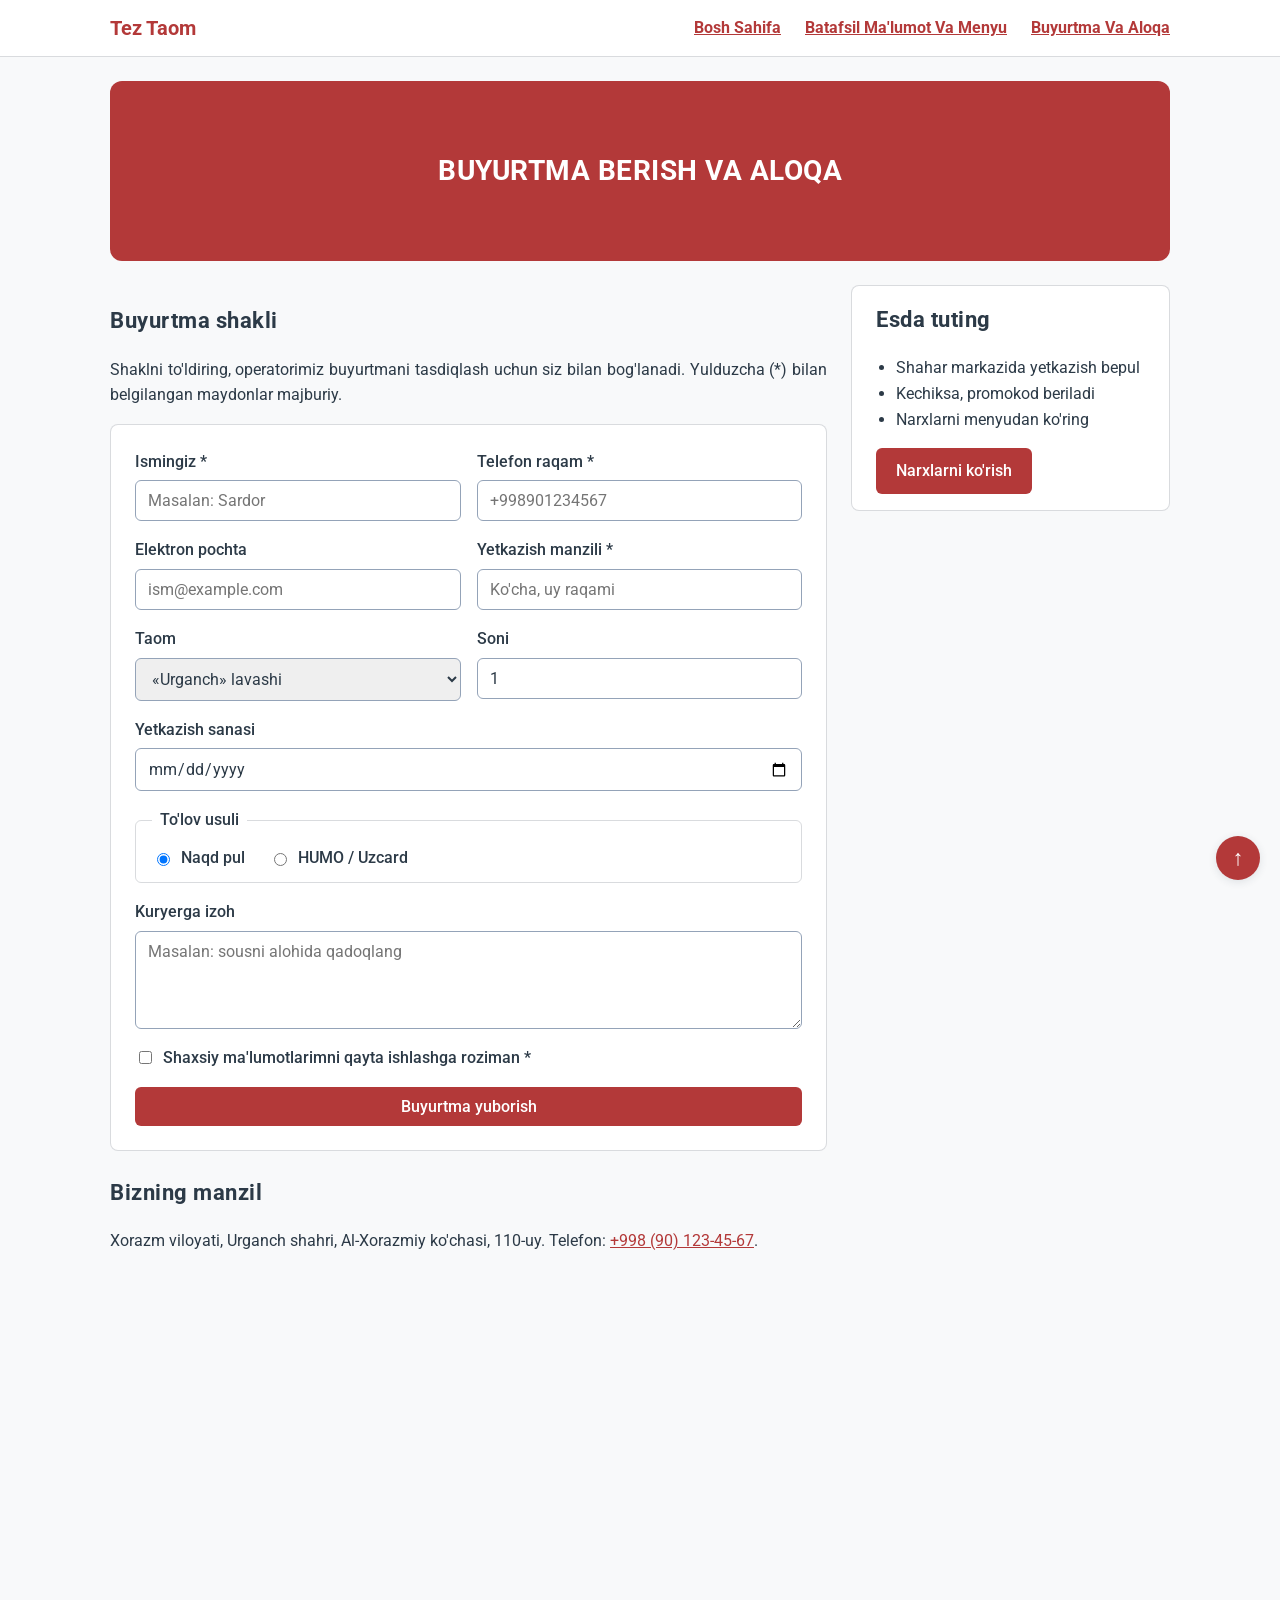
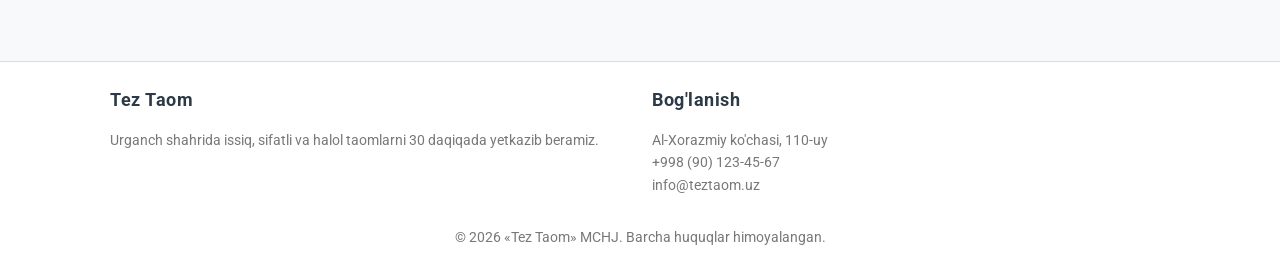
<file: amaliy-02/aloqa.html>
<!DOCTYPE html>
<html lang="uz">
<head>
    <meta charset="UTF-8">
    <meta name="viewport" content="width=device-width, initial-scale=1.0">
    <meta name="description" content="Tez Taom xizmatiga taom buyurtma qilish shakli va manzil xaritasi.">
    <title>Buyurtma va Aloqa — Tez Taom</title>
    <link rel="preconnect" href="https://fonts.googleapis.com">
    <link rel="preconnect" href="https://fonts.gstatic.com" crossorigin>
    <link href="https://fonts.googleapis.com/css2?family=Roboto:wght@400;700&amp;display=swap" rel="stylesheet">
    <link rel="stylesheet" href="css/style.css">
</head>
<body id="top">

    <header>
        <nav>
            <a class="logo" href="index.html">Tez Taom</a>
            <ul>
                <li><a href="index.html">Bosh sahifa</a></li>
                <li><a href="batafsil.html">Batafsil ma'lumot va Menyu</a></li>
                <li><a href="aloqa.html">Buyurtma va aloqa</a></li>
            </ul>
        </nav>
    </header>

    <main>
        <section class="hero">
            <h1>Buyurtma berish va Aloqa</h1>
        </section>

        <div class="sahifa">
            <div class="kontent">
                <section>
                    <h2>Buyurtma shakli</h2>
                    <p>Shaklni to'ldiring, operatorimiz buyurtmani tasdiqlash uchun siz bilan bog'lanadi. Yulduzcha (*) bilan belgilangan maydonlar majburiy.</p>

                    <form class="forma" method="post">
                        <div class="forma-qator">
                            <div class="forma-guruh">
                                <label for="ism">Ismingiz *</label>
                                <input type="text" id="ism" name="ism" placeholder="Masalan: Sardor" required>
                            </div>
                            <div class="forma-guruh">
                                <label for="telefon">Telefon raqam *</label>
                                <input type="tel" id="telefon" name="telefon" placeholder="+998901234567" pattern="\+998[0-9]{9}" title="Format: +998901234567" required>
                            </div>
                        </div>

                        <div class="forma-qator">
                            <div class="forma-guruh">
                                <label for="email">Elektron pochta</label>
                                <input type="email" id="email" name="email" placeholder="ism@example.com">
                            </div>
                            <div class="forma-guruh">
                                <label for="manzil">Yetkazish manzili *</label>
                                <input type="text" id="manzil" name="manzil" placeholder="Ko'cha, uy raqami" required>
                            </div>
                        </div>

                        <div class="forma-qator">
                            <div class="forma-guruh">
                                <label for="taom">Taom</label>
                                <select id="taom" name="taom">
                                    <option value="urganch-lavash">«Urganch» lavashi</option>
                                    <option value="dabl-chizburger">«Dabl Chizburger»</option>
                                    <option value="zinger">«Zinger» tovuq burger</option>
                                    <option value="fri">Kartoshka fri</option>
                                    <option value="somsa">Somsa (go'shtli)</option>
                                </select>
                            </div>
                            <div class="forma-guruh">
                                <label for="soni">Soni</label>
                                <input type="number" id="soni" name="soni" min="1" max="20" value="1">
                            </div>
                            <div class="forma-guruh">
                                <label for="sana">Yetkazish sanasi</label>
                                <input type="date" id="sana" name="sana">
                            </div>
                        </div>

                        <fieldset>
                            <legend>To'lov usuli</legend>
                            <div class="tanlov">
                                <input type="radio" id="naqd" name="tolov" value="naqd" checked>
                                <label for="naqd">Naqd pul</label>
                            </div>
                            <div class="tanlov">
                                <input type="radio" id="karta" name="tolov" value="karta">
                                <label for="karta">HUMO / Uzcard</label>
                            </div>
                        </fieldset>

                        <div class="forma-guruh">
                            <label for="izoh">Kuryerga izoh</label>
                            <textarea id="izoh" name="izoh" rows="4" placeholder="Masalan: sousni alohida qadoqlang"></textarea>
                        </div>

                        <div class="tanlov">
                            <input type="checkbox" id="rozilik" name="rozilik" required>
                            <label for="rozilik">Shaxsiy ma'lumotlarimni qayta ishlashga roziman *</label>
                        </div>

                        <button type="submit" class="tugma">Buyurtma yuborish</button>
                    </form>
                </section>

                <section>
                    <h2>Bizning manzil</h2>
                    <p>Xorazm viloyati, Urganch shahri, Al-Xorazmiy ko'chasi, 110-uy. Telefon: <a href="tel:+998901234567">+998 (90) 123-45-67</a>.</p>
                    <iframe class="xarita" title="Urganch shahri xaritasi" src="https://www.google.com/maps?q=Urganch&amp;output=embed" loading="lazy"></iframe>
                </section>
            </div>

            <aside>
                <h2>Esda tuting</h2>
                <ul>
                    <li>Shahar markazida yetkazish bepul</li>
                    <li>Kechiksa, promokod beriladi</li>
                    <li>Narxlarni menyudan ko'ring</li>
                </ul>
                <a class="tugma" href="index.html#narxlar">Narxlarni ko'rish</a>
            </aside>
        </div>
    </main>

    <footer>
        <div class="footer-ichki">
            <div class="footer-ustun">
                <h2>Tez Taom</h2>
                <p>Urganch shahrida issiq, sifatli va halol taomlarni 30 daqiqada yetkazib beramiz.</p>
            </div>
            <div class="footer-ustun">
                <h2>Bog'lanish</h2>
                <p>Al-Xorazmiy ko'chasi, 110-uy<br>+998 (90) 123-45-67<br>info@teztaom.uz</p>
            </div>
        </div>
        <p class="mualliflik">&copy;&nbsp;2026 «Tez Taom» MCHJ. Barcha huquqlar himoyalangan.</p>
    </footer>

    <a class="yuqoriga" href="#top" aria-label="Sahifa boshiga qaytish">&uarr;</a>
</body>
</html>
</file>
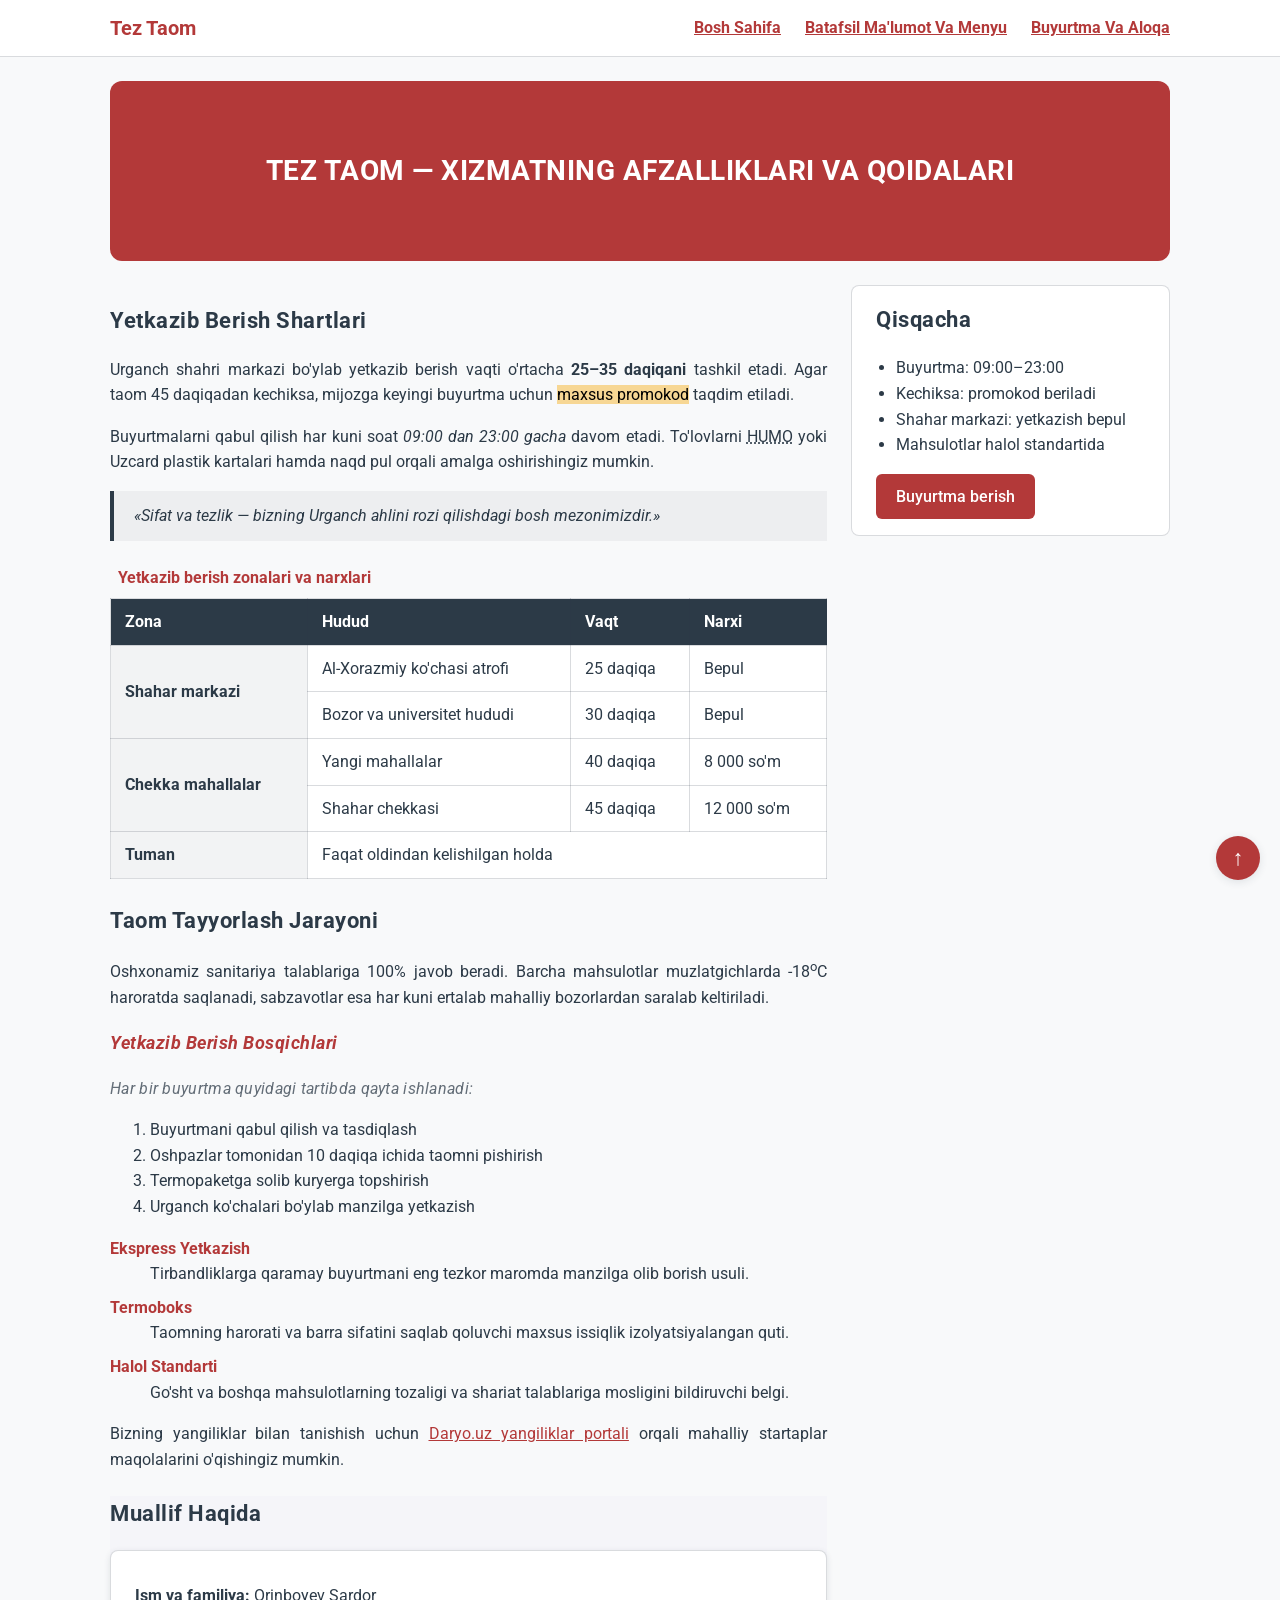
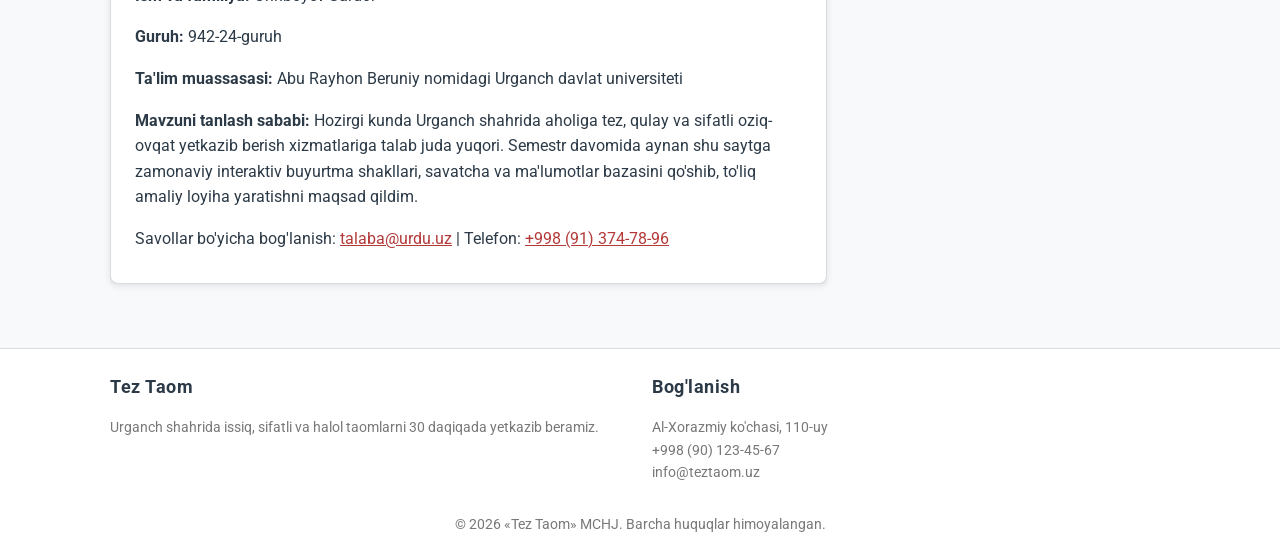
<file: amaliy-02/batafsil.html>
<!DOCTYPE html>
<html lang="uz">
<head>
    <meta charset="UTF-8">
    <meta name="viewport" content="width=device-width, initial-scale=1.0">
    <meta name="description" content="Tez Taom loyihasining batafsil afzalliklari, yetkazib berish qoidalari va loyiha muallifi haqida ma'lumot.">
    <title>Batafsil Ma'lumot — Tez Taom Loyihasi</title>
    <link rel="preconnect" href="https://fonts.googleapis.com">
    <link rel="preconnect" href="https://fonts.gstatic.com" crossorigin>
    <link href="https://fonts.googleapis.com/css2?family=Roboto:wght@400;700&amp;display=swap" rel="stylesheet">
    <link rel="stylesheet" href="css/style.css">
</head>
<body id="top">

    <header>
        <nav>
            <a class="logo" href="index.html">Tez Taom</a>
            <ul>
                <li><a href="index.html">Bosh sahifa</a></li>
                <li><a href="batafsil.html">Batafsil ma'lumot va Menyu</a></li>
                <li><a href="aloqa.html">Buyurtma va aloqa</a></li>
            </ul>
        </nav>
    </header>

    <main>
        <section class="hero">
            <h1>Tez Taom — Xizmatning Afzalliklari va Qoidalari</h1>
        </section>

        <div class="sahifa">
            <div class="kontent">
                <section>
                    <h2>Yetkazib Berish Shartlari</h2>
                    <p>
                        Urganch shahri markazi bo'ylab yetkazib berish vaqti o'rtacha <strong>25&ndash;35 daqiqani</strong> tashkil etadi. Agar taom 45 daqiqadan kechiksa, mijozga keyingi buyurtma uchun <mark>maxsus promokod</mark> taqdim etiladi.
                    </p>
                    <p>
                        Buyurtmalarni qabul qilish har kuni soat <em>09:00 dan 23:00 gacha</em> davom etadi. To'lovlarni <abbr title="Humo to'lov tizimi">HUMO</abbr> yoki Uzcard plastik kartalari hamda naqd pul orqali amalga oshirishingiz mumkin.
                    </p>
                    <blockquote cite="https://teztaom.uz">
                        «Sifat va tezlik &mdash; bizning Urganch ahlini rozi qilishdagi bosh mezonimizdir.»
                    </blockquote>

                    <div class="jadval-orami">
                        <table>
                            <caption>Yetkazib berish zonalari va narxlari</caption>
                            <thead>
                                <tr>
                                    <th scope="col">Zona</th>
                                    <th scope="col">Hudud</th>
                                    <th scope="col">Vaqt</th>
                                    <th scope="col">Narxi</th>
                                </tr>
                            </thead>
                            <tbody>
                                <tr>
                                    <th scope="row" rowspan="2">Shahar markazi</th>
                                    <td>Al-Xorazmiy ko'chasi atrofi</td>
                                    <td>25 daqiqa</td>
                                    <td>Bepul</td>
                                </tr>
                                <tr>
                                    <td>Bozor va universitet hududi</td>
                                    <td>30 daqiqa</td>
                                    <td>Bepul</td>
                                </tr>
                                <tr>
                                    <th scope="row" rowspan="2">Chekka mahallalar</th>
                                    <td>Yangi mahallalar</td>
                                    <td>40 daqiqa</td>
                                    <td>8 000 so'm</td>
                                </tr>
                                <tr>
                                    <td>Shahar chekkasi</td>
                                    <td>45 daqiqa</td>
                                    <td>12 000 so'm</td>
                                </tr>
                                <tr>
                                    <th scope="row">Tuman</th>
                                    <td colspan="3">Faqat oldindan kelishilgan holda</td>
                                </tr>
                            </tbody>
                        </table>
                    </div>
                </section>

                <section>
                    <h2>Taom Tayyorlash Jarayoni</h2>
                    <p>
                        Oshxonamiz sanitariya talablariga 100% javob beradi. Barcha mahsulotlar muzlatgichlarda -18<sup>o</sup>C haroratda saqlanadi, sabzavotlar esa har kuni ertalab mahalliy bozorlardan saralab keltiriladi.
                    </p>

                    <h3>Yetkazib Berish Bosqichlari</h3>
                    <p class="izoh">Har bir buyurtma quyidagi tartibda qayta ishlanadi:</p>
                    <ol>
                        <li>Buyurtmani qabul qilish va tasdiqlash</li>
                        <li>Oshpazlar tomonidan 10 daqiqa ichida taomni pishirish</li>
                        <li>Termopaketga solib kuryerga topshirish</li>
                        <li>Urganch ko'chalari bo'ylab manzilga yetkazish</li>
                    </ol>

                    <dl>
                        <dt>Ekspress Yetkazish</dt>
                        <dd>Tirbandliklarga qaramay buyurtmani eng tezkor maromda manzilga olib borish usuli.</dd>
                        <dt>Termoboks</dt>
                        <dd>Taomning harorati va barra sifatini saqlab qoluvchi maxsus issiqlik izolyatsiyalangan quti.</dd>
                        <dt>Halol Standarti</dt>
                        <dd>Go'sht va boshqa mahsulotlarning tozaligi va shariat talablariga mosligini bildiruvchi belgi.</dd>
                    </dl>

                    <p>
                        Bizning yangiliklar bilan tanishish uchun
                        <a href="https://daryo.uz" target="_blank" rel="noopener">Daryo.uz yangiliklar portali</a> orqali mahalliy startaplar maqolalarini o'qishingiz mumkin.
                    </p>
                </section>

                <section id="muallif">
                    <h2>Muallif Haqida</h2>
                    <article class="karta">
                        <p><strong>Ism va familiya:</strong> Orinboyev Sardor</p>
                        <p><strong>Guruh:</strong> 942-24-guruh</p>
                        <p><strong>Ta'lim muassasasi:</strong> Abu Rayhon Beruniy nomidagi Urganch davlat universiteti</p>
                        <p>
                            <strong>Mavzuni tanlash sababi:</strong> Hozirgi kunda Urganch shahrida aholiga tez, qulay va sifatli oziq-ovqat yetkazib berish xizmatlariga talab juda yuqori. Semestr davomida aynan shu saytga zamonaviy interaktiv buyurtma shakllari, savatcha va ma'lumotlar bazasini qo'shib, to'liq amaliy loyiha yaratishni maqsad qildim.
                        </p>
                        <p>
                            Savollar bo'yicha bog'lanish: <a href="mailto:talaba@urdu.uz">talaba@urdu.uz</a> |
                            Telefon: <a href="tel:+998913747896">+998 (91) 374-78-96</a>
                        </p>
                    </article>
                </section>
            </div>

            <aside>
                <h2>Qisqacha</h2>
                <ul>
                    <li>Buyurtma: 09:00&ndash;23:00</li>
                    <li>Kechiksa: promokod beriladi</li>
                    <li>Shahar markazi: yetkazish bepul</li>
                    <li>Mahsulotlar halol standartida</li>
                </ul>
                <a class="tugma" href="aloqa.html">Buyurtma berish</a>
            </aside>
        </div>
    </main>

    <footer>
        <div class="footer-ichki">
            <div class="footer-ustun">
                <h2>Tez Taom</h2>
                <p>Urganch shahrida issiq, sifatli va halol taomlarni 30 daqiqada yetkazib beramiz.</p>
            </div>
            <div class="footer-ustun">
                <h2>Bog'lanish</h2>
                <p>Al-Xorazmiy ko'chasi, 110-uy<br>+998 (90) 123-45-67<br>info@teztaom.uz</p>
            </div>
        </div>
        <p class="mualliflik">&copy;&nbsp;2026 «Tez Taom» MCHJ. Barcha huquqlar himoyalangan.</p>
    </footer>

    <a class="yuqoriga" href="#top" aria-label="Sahifa boshiga qaytish">&uarr;</a>
</body>
</html>
</file>
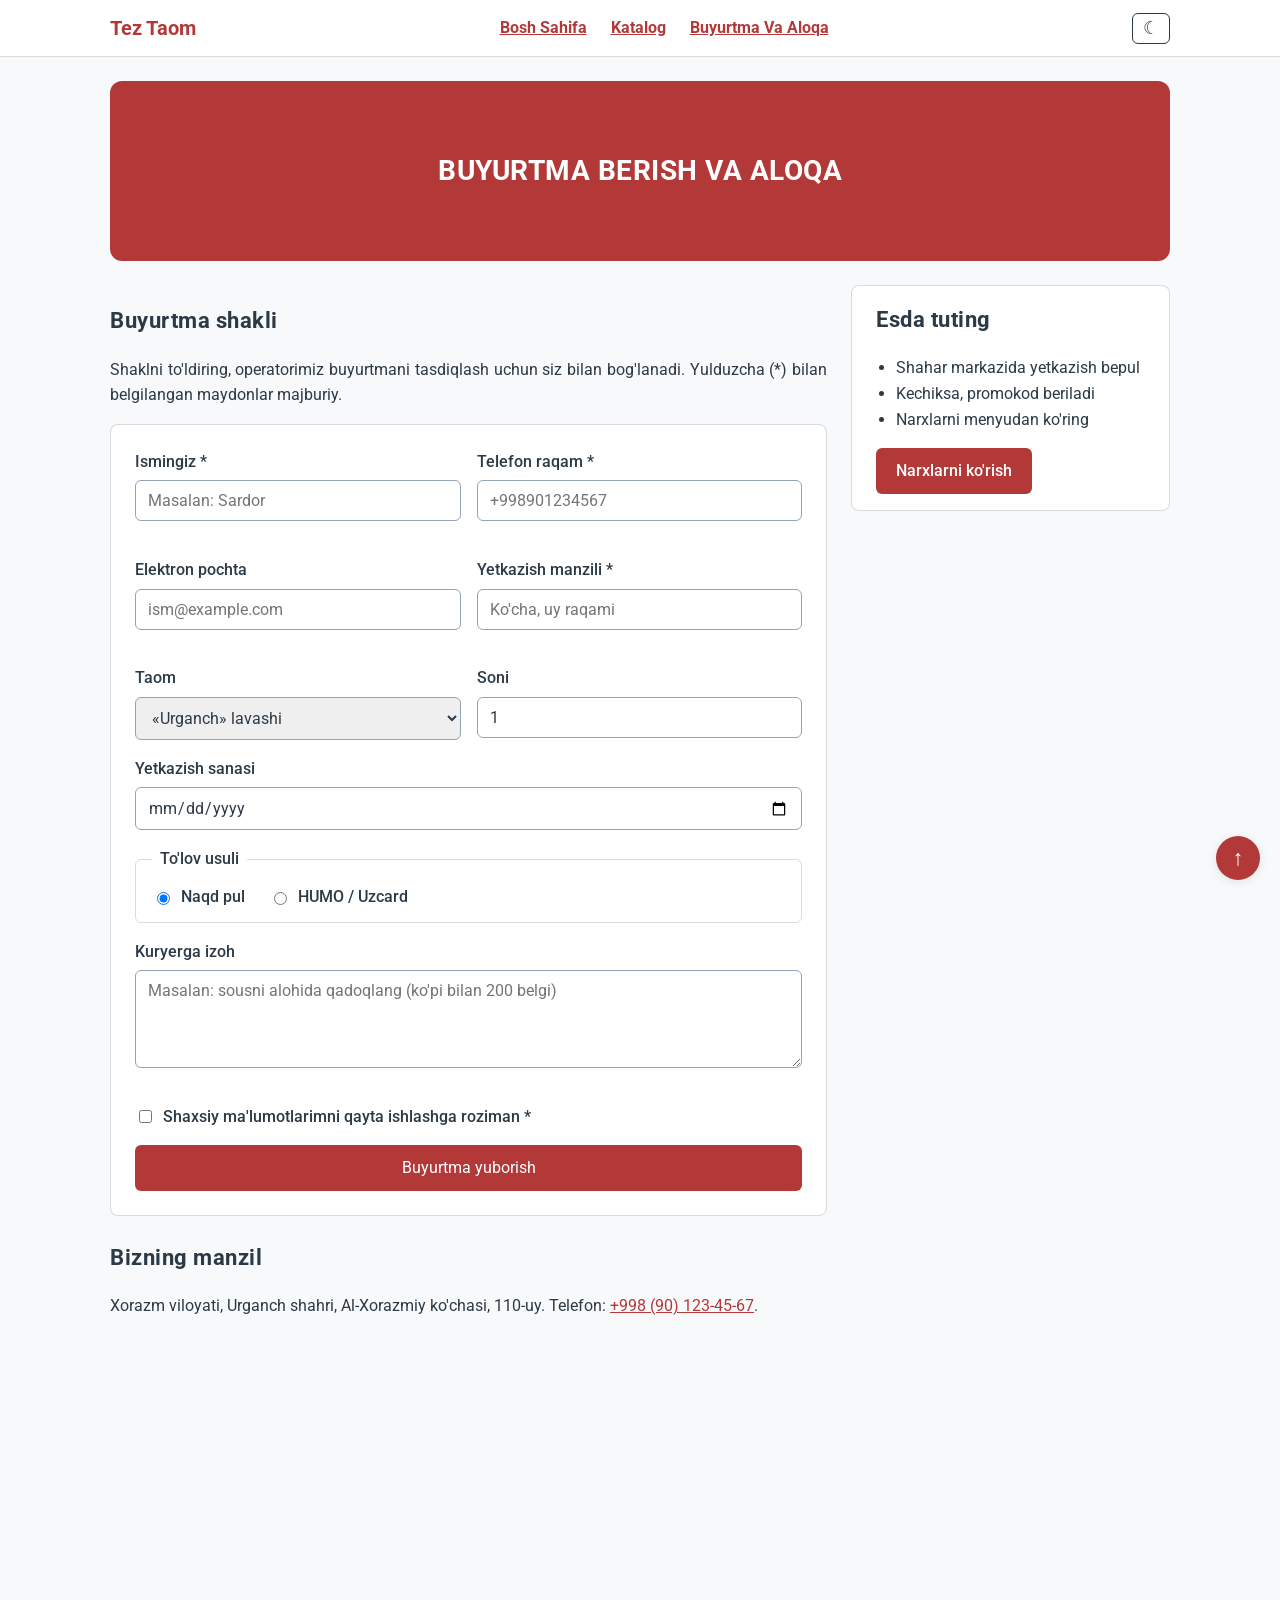
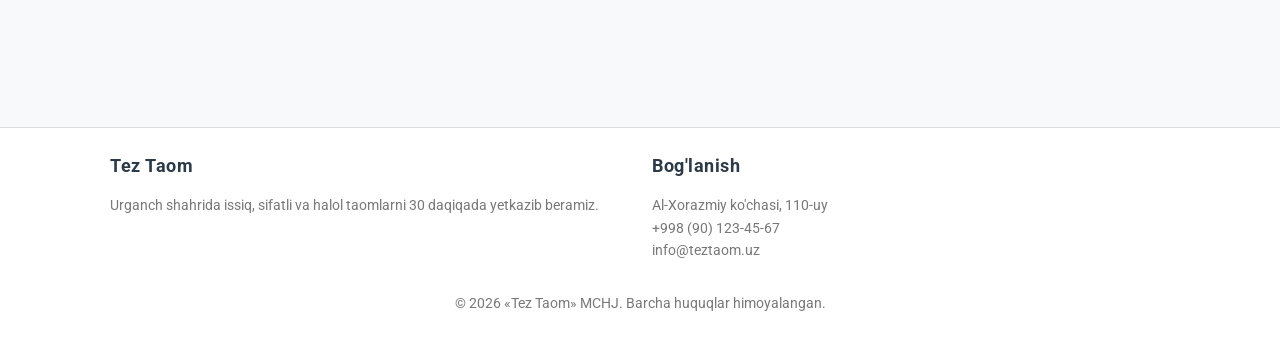
<file: amaliy-04/aloqa.html>
<!DOCTYPE html>
<html lang="uz">
<head>
    <meta charset="UTF-8">
    <meta name="viewport" content="width=device-width, initial-scale=1.0">
    <meta name="description" content="Tez Taom xizmatiga taom buyurtma qilish shakli va manzil xaritasi.">
    <title>Buyurtma va Aloqa — Tez Taom</title>
    <link rel="preconnect" href="https://fonts.googleapis.com">
    <link rel="preconnect" href="https://fonts.gstatic.com" crossorigin>
    <link href="https://fonts.googleapis.com/css2?family=Roboto:wght@400;700&amp;display=swap" rel="stylesheet">
    <link rel="stylesheet" href="css/style.css">
</head>
<body id="top">

    <header>
        <nav>
            <a class="logo" href="index.html">Tez Taom</a>
            <button type="button" class="menyu-tugma" id="menyuTugma" aria-label="Menyuni ochish" aria-expanded="false">&#9776;</button>
            <ul id="menyuRoyxat">
                <li><a href="index.html">Bosh sahifa</a></li>
                <li><a href="katalog.html">Katalog</a></li>
                <li><a href="aloqa.html">Buyurtma va aloqa</a></li>
            </ul>
            <button type="button" class="tema-tugma" id="temaTugma" aria-label="Tungi rejim">&#9790;</button>
        </nav>
    </header>

    <main>
        <section class="hero">
            <h1>Buyurtma berish va Aloqa</h1>
        </section>

        <div class="sahifa">
            <div class="kontent">
                <section>
                    <h2>Buyurtma shakli</h2>
                    <p>Shaklni to'ldiring, operatorimiz buyurtmani tasdiqlash uchun siz bilan bog'lanadi. Yulduzcha (*) bilan belgilangan maydonlar majburiy.</p>

                    <form class="forma" id="aloqaForma" method="post" novalidate>
                        <div class="forma-qator">
                            <div class="forma-guruh">
                                <label for="ism">Ismingiz *</label>
                                <input type="text" id="ism" name="ism" placeholder="Masalan: Sardor">
                                <span class="xato" id="xato-ism" role="alert"></span>
                            </div>
                            <div class="forma-guruh">
                                <label for="telefon">Telefon raqam *</label>
                                <input type="tel" id="telefon" name="telefon" placeholder="+998901234567">
                                <span class="xato" id="xato-telefon" role="alert"></span>
                            </div>
                        </div>

                        <div class="forma-qator">
                            <div class="forma-guruh">
                                <label for="email">Elektron pochta</label>
                                <input type="email" id="email" name="email" placeholder="ism@example.com">
                                <span class="xato" id="xato-email" role="alert"></span>
                            </div>
                            <div class="forma-guruh">
                                <label for="manzil">Yetkazish manzili *</label>
                                <input type="text" id="manzil" name="manzil" placeholder="Ko'cha, uy raqami">
                                <span class="xato" id="xato-manzil" role="alert"></span>
                            </div>
                        </div>

                        <div class="forma-qator">
                            <div class="forma-guruh">
                                <label for="taom">Taom</label>
                                <select id="taom" name="taom">
                                    <option value="urganch-lavash">«Urganch» lavashi</option>
                                    <option value="dabl-chizburger">«Dabl Chizburger»</option>
                                    <option value="zinger">«Zinger» tovuq burger</option>
                                    <option value="fri">Kartoshka fri</option>
                                    <option value="somsa">Somsa (go'shtli)</option>
                                </select>
                            </div>
                            <div class="forma-guruh">
                                <label for="soni">Soni</label>
                                <input type="number" id="soni" name="soni" min="1" max="20" value="1">
                            </div>
                            <div class="forma-guruh">
                                <label for="sana">Yetkazish sanasi</label>
                                <input type="date" id="sana" name="sana">
                            </div>
                        </div>

                        <fieldset>
                            <legend>To'lov usuli</legend>
                            <div class="tanlov">
                                <input type="radio" id="naqd" name="tolov" value="naqd" checked>
                                <label for="naqd">Naqd pul</label>
                            </div>
                            <div class="tanlov">
                                <input type="radio" id="karta" name="tolov" value="karta">
                                <label for="karta">HUMO / Uzcard</label>
                            </div>
                        </fieldset>

                        <div class="forma-guruh">
                            <label for="izoh">Kuryerga izoh</label>
                            <textarea id="izoh" name="izoh" rows="4" placeholder="Masalan: sousni alohida qadoqlang (ko'pi bilan 200 belgi)"></textarea>
                            <span class="xato" id="xato-izoh" role="alert"></span>
                        </div>

                        <div class="tanlov">
                            <input type="checkbox" id="rozilik" name="rozilik">
                            <label for="rozilik">Shaxsiy ma'lumotlarimni qayta ishlashga roziman *</label>
                            <span class="xato" id="xato-rozilik" role="alert"></span>
                        </div>

                        <button type="submit" class="tugma">Buyurtma yuborish</button>
                        <p class="muvaffaqiyat" id="muvaffaqiyat" hidden></p>
                    </form>
                </section>

                <section>
                    <h2>Bizning manzil</h2>
                    <p>Xorazm viloyati, Urganch shahri, Al-Xorazmiy ko'chasi, 110-uy. Telefon: <a href="tel:+998901234567">+998 (90) 123-45-67</a>.</p>
                    <iframe class="xarita" title="Urganch shahri xaritasi" src="https://www.google.com/maps?q=Urganch&amp;output=embed" loading="lazy"></iframe>
                </section>
            </div>

            <aside>
                <h2>Esda tuting</h2>
                <ul>
                    <li>Shahar markazida yetkazish bepul</li>
                    <li>Kechiksa, promokod beriladi</li>
                    <li>Narxlarni menyudan ko'ring</li>
                </ul>
                <a class="tugma" href="index.html#narxlar">Narxlarni ko'rish</a>
            </aside>
        </div>
    </main>

    <footer>
        <div class="footer-ichki">
            <div class="footer-ustun">
                <h2>Tez Taom</h2>
                <p>Urganch shahrida issiq, sifatli va halol taomlarni 30 daqiqada yetkazib beramiz.</p>
            </div>
            <div class="footer-ustun">
                <h2>Bog'lanish</h2>
                <p>Al-Xorazmiy ko'chasi, 110-uy<br>+998 (90) 123-45-67<br>info@teztaom.uz</p>
            </div>
        </div>
        <p class="mualliflik">&copy;&nbsp;2026 «Tez Taom» MCHJ. Barcha huquqlar himoyalangan.</p>
    </footer>

    <a class="yuqoriga" href="#top" aria-label="Sahifa boshiga qaytish">&uarr;</a>
    <script src="js/ui.js"></script>
</body>
</html>
</file>
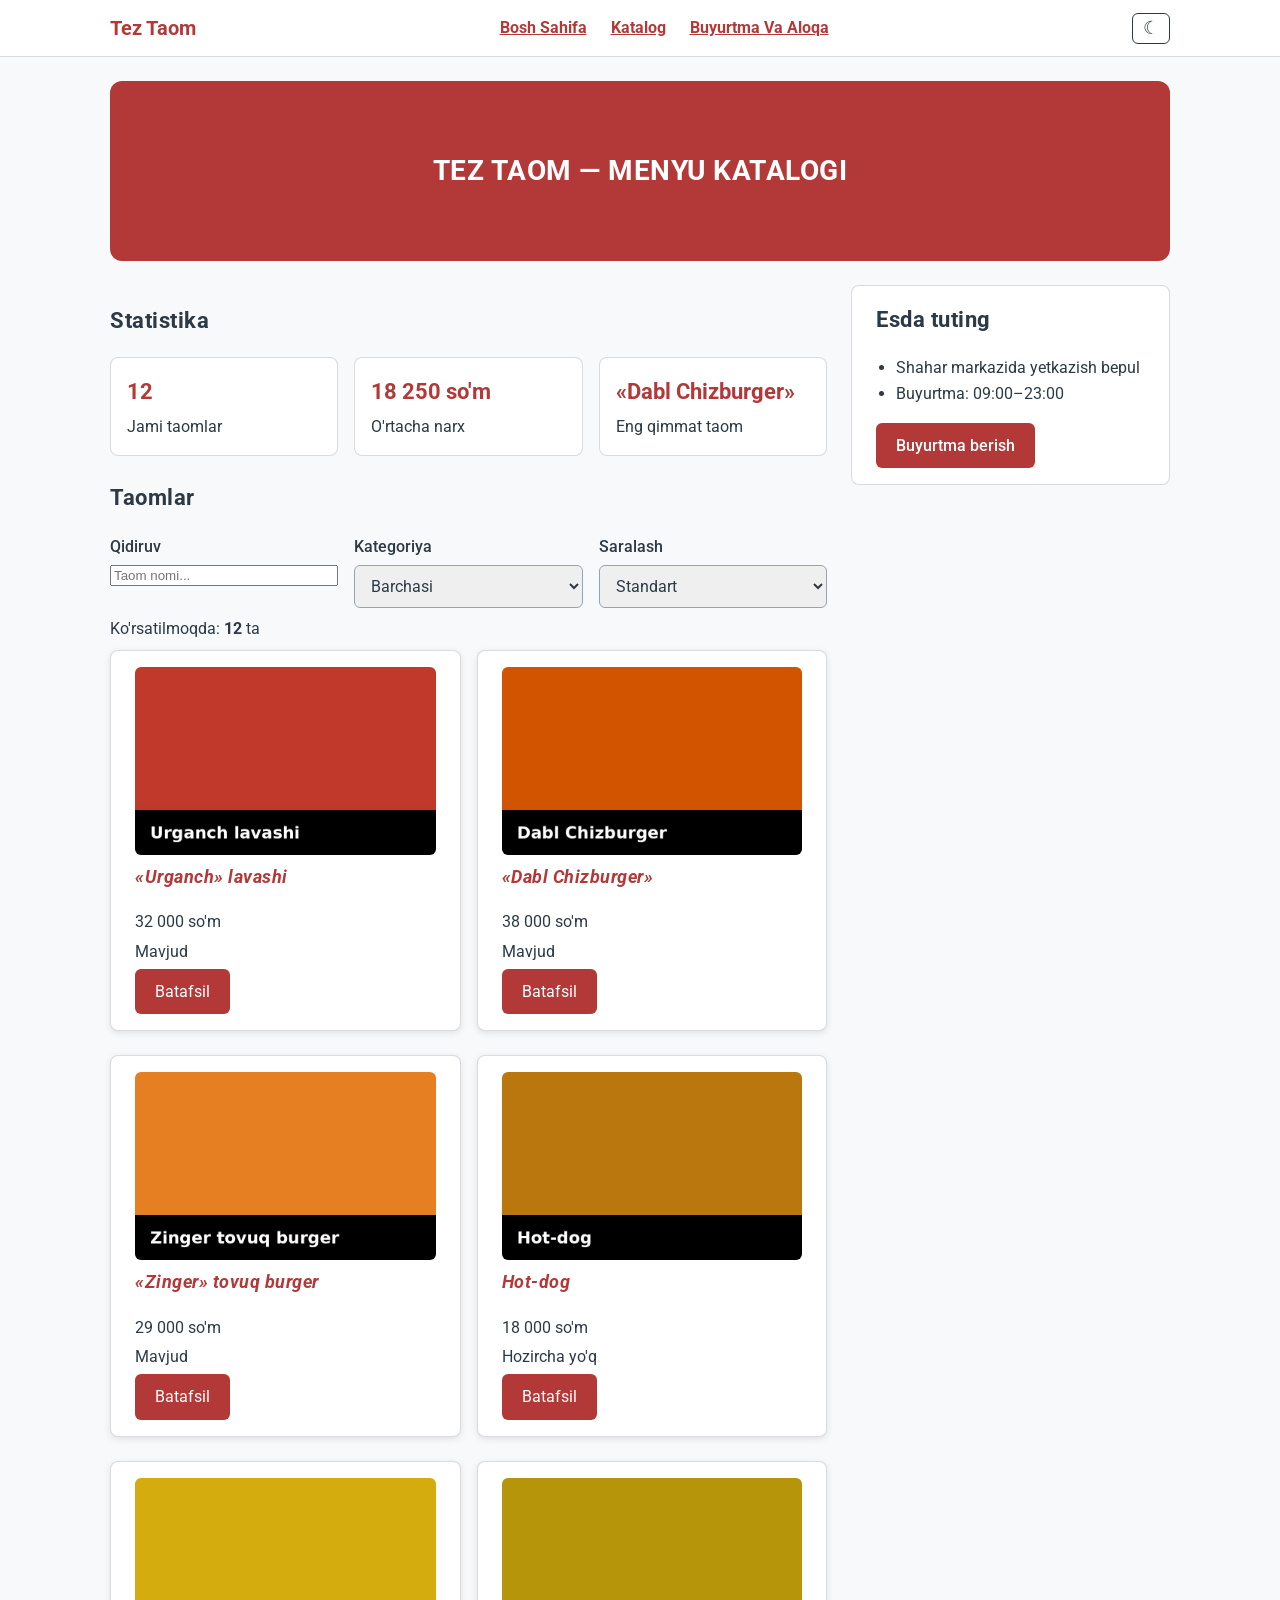
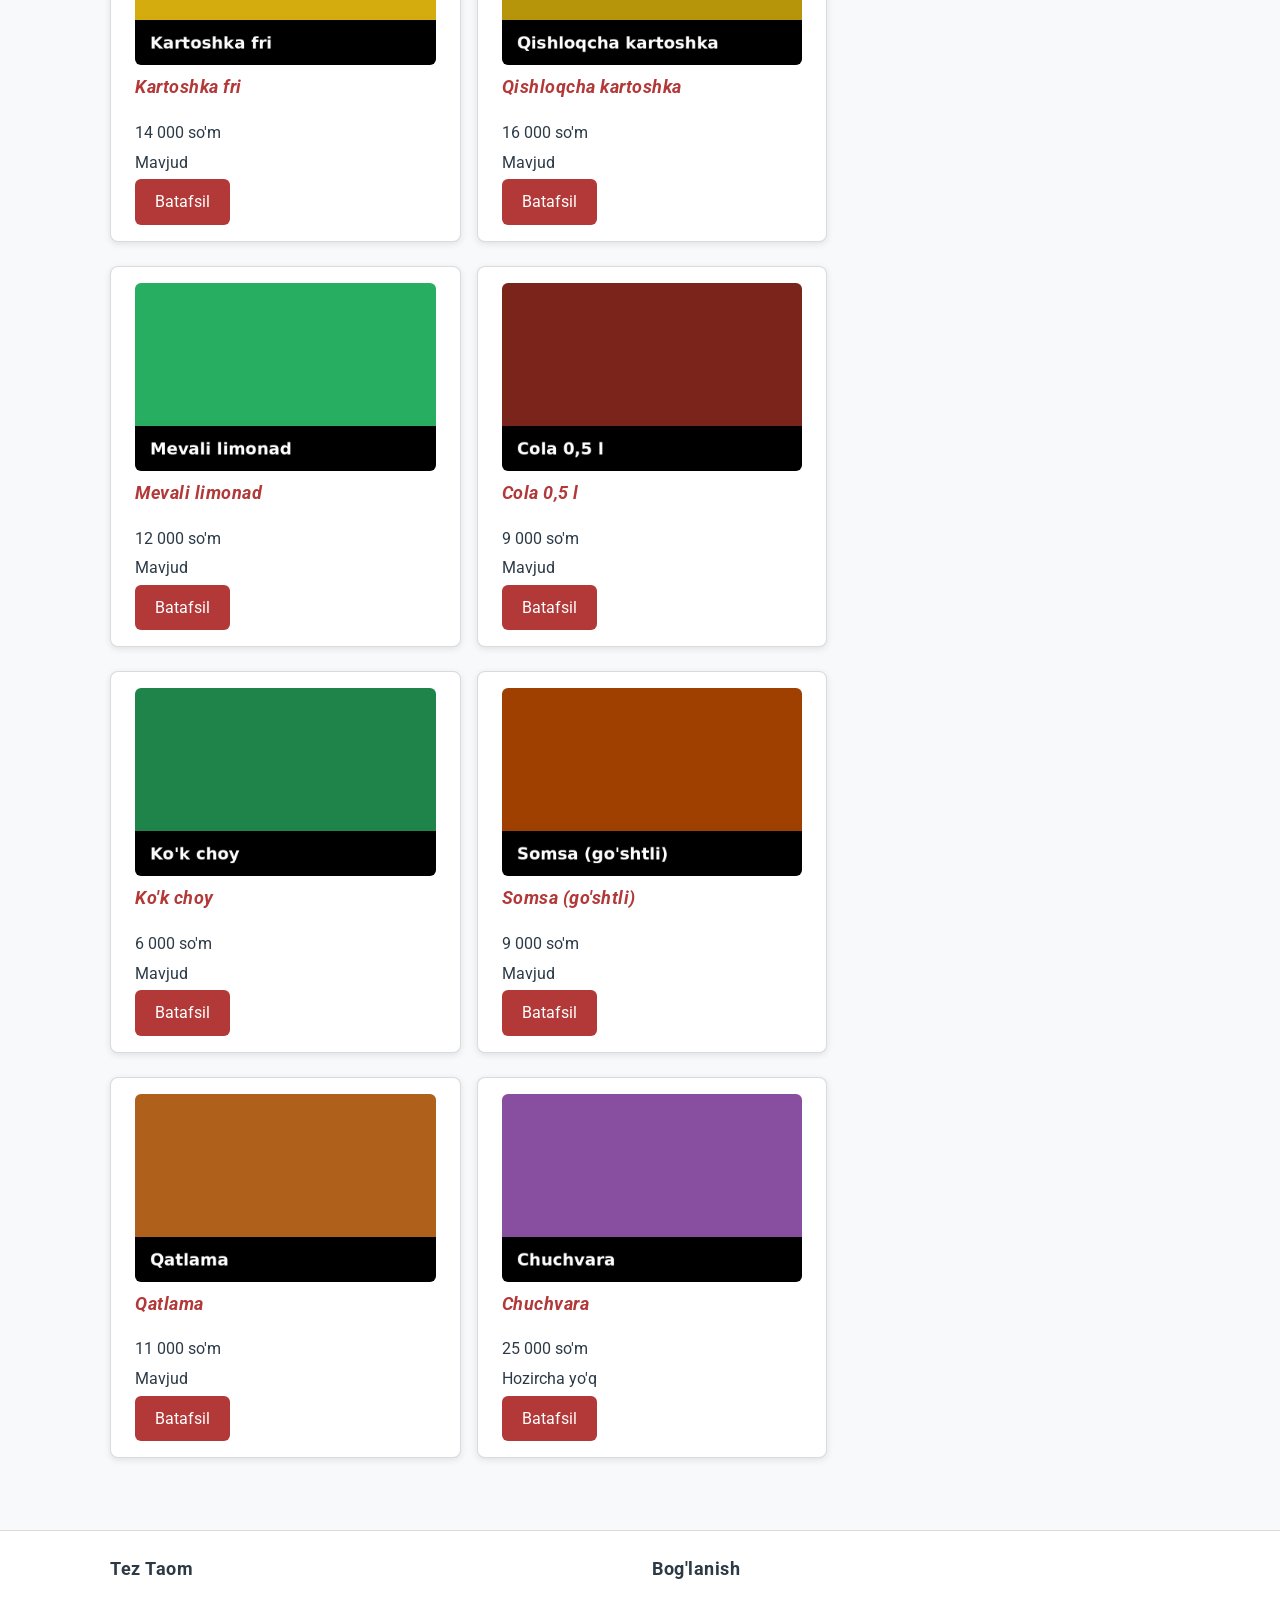
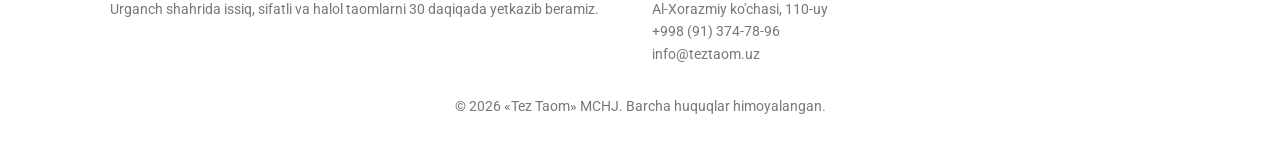
<file: amaliy-04/katalog.html>
<!DOCTYPE html>
<html lang="uz">
<head>
    <meta charset="UTF-8">
    <meta name="viewport" content="width=device-width, initial-scale=1.0">
    <meta name="description" content="Tez Taom katalogi: qidiruv, filtr va saralash bilan barcha taomlar.">
    <title>Katalog — Tez Taom</title>
    <link rel="preconnect" href="https://fonts.googleapis.com">
    <link rel="preconnect" href="https://fonts.gstatic.com" crossorigin>
    <link href="https://fonts.googleapis.com/css2?family=Roboto:wght@400;700&amp;display=swap" rel="stylesheet">
    <link rel="stylesheet" href="css/style.css">
</head>
<body id="top">

    <header>
        <nav>
            <a class="logo" href="index.html">Tez Taom</a>
            <button type="button" class="menyu-tugma" id="menyuTugma" aria-label="Menyuni ochish" aria-expanded="false">&#9776;</button>
            <ul id="menyuRoyxat">
                <li><a href="index.html">Bosh sahifa</a></li>
                <li><a href="katalog.html">Katalog</a></li>
                <li><a href="aloqa.html">Buyurtma va aloqa</a></li>
            </ul>
            <button type="button" class="tema-tugma" id="temaTugma" aria-label="Tungi rejim">&#9790;</button>
        </nav>
    </header>

    <main>
        <section class="hero">
            <h1>Tez Taom — Menyu Katalogi</h1>
        </section>

        <div class="sahifa">
            <div class="kontent">
                <section>
                    <h2>Statistika</h2>
                    <div class="statistika" id="statistika">
                        <div class="stat"><span class="stat-qiymat" id="statJami"></span><span>Jami taomlar</span></div>
                        <div class="stat"><span class="stat-qiymat" id="statOrtacha"></span><span>O'rtacha narx</span></div>
                        <div class="stat"><span class="stat-qiymat" id="statQimmat"></span><span>Eng qimmat taom</span></div>
                    </div>
                </section>

                <section>
                    <h2>Taomlar</h2>
                    <div class="boshqaruv">
                        <div class="forma-guruh">
                            <label for="qidiruv">Qidiruv</label>
                            <input type="search" id="qidiruv" placeholder="Taom nomi...">
                        </div>
                        <div class="forma-guruh">
                            <label for="kategoriya">Kategoriya</label>
                            <select id="kategoriya"></select>
                        </div>
                        <div class="forma-guruh">
                            <label for="saralash">Saralash</label>
                            <select id="saralash">
                                <option value="asl">Standart</option>
                                <option value="narx-osish">Narx: arzondan qimmatga</option>
                                <option value="narx-kamayish">Narx: qimmatdan arzonga</option>
                                <option value="nom">Nom bo'yicha (A–Z)</option>
                            </select>
                        </div>
                    </div>
                    <p class="natija-soni">Ko'rsatilmoqda: <strong id="soni">0</strong> ta</p>
                    <div class="kartalar" id="konteyner"></div>
                    <p class="bosh-xabar" id="boshXabar" hidden>Hech narsa topilmadi</p>
                </section>
            </div>

            <aside>
                <h2>Esda tuting</h2>
                <ul>
                    <li>Shahar markazida yetkazish bepul</li>
                    <li>Buyurtma: 09:00&ndash;23:00</li>
                </ul>
                <a class="tugma" href="aloqa.html">Buyurtma berish</a>
            </aside>
        </div>
    </main>

    <footer>
        <div class="footer-ichki">
            <div class="footer-ustun">
                <h2>Tez Taom</h2>
                <p>Urganch shahrida issiq, sifatli va halol taomlarni 30 daqiqada yetkazib beramiz.</p>
            </div>
            <div class="footer-ustun">
                <h2>Bog'lanish</h2>
                <p>Al-Xorazmiy ko'chasi, 110-uy<br>+998 (91) 374-78-96<br>info@teztaom.uz</p>
            </div>
        </div>
        <p class="mualliflik">&copy;&nbsp;2026 «Tez Taom» MCHJ. Barcha huquqlar himoyalangan.</p>
    </footer>

    <div class="modal-fon" id="modalFon" hidden>
        <div class="modal" role="dialog" aria-modal="true" aria-labelledby="modalNom">
            <button type="button" class="modal-yopish" id="modalYopish" aria-label="Yopish">&times;</button>
            <img id="modalRasm" alt="" width="800" height="500">
            <h3 id="modalNom"></h3>
            <p id="modalKategoriya"></p>
            <p id="modalNarx"></p>
            <p id="modalHolat"></p>
            <p id="modalTeglar"></p>
        </div>
    </div>

    <script src="js/data.js"></script>
    <script src="js/ui.js"></script>
    <script src="js/katalog.js"></script>
</body>
</html>
</file>
<file: amaliy-01/css/style.css>
/* ==========================================================================
   1. CSS O'ZGARUVCHILARI (PALITRA) VA ASOSIY SOZLAMALAR
   ========================================================================== */
:root {
    /* 3-4 ta rangdan iborat ranglar palitrasi */
    --asosiy-rang: #b33939;           /* HEX: To'q qizil (Fast food mavzusiga xos) */
    --ikkilamchi-rang: #2c3a47;       /* HEX: To'q ko'k / qora tus */
    --och-fon: #f8f9fa;               /* HEX: Oqish fon */
    --matn-rangi: rgb(44, 58, 71);    /* RGB: Asosiy o'qiladigan matn rangi */
    --havola-hover: rgba(179, 57, 57, 0.85); /* RGBA: Ustiga borgandagi rang */
}

/* ==========================================================================
   2. BODY VA UMUMIY MATN USLUBLARI
   ========================================================================== */
body {
    /* Google Fonts va zaxira shriftlar */
    font-family: 'Roboto', Arial, sans-serif;
    font-size: 16px;
    font-weight: 400;
    line-height: 1.6;
    color: var(--matn-rangi);
    background-color: var(--och-fon);
}

/* ==========================================================================
   3. SARLAVHALAR (H1, H2, H3)
   ========================================================================== */
/* Guruhlangan selektor */
h1, h2, h3 {
    font-family: 'Roboto', Arial, sans-serif;
    letter-spacing: 0.5px;
}

/* Teg selektori: h1 */
h1 {
    font-size: 28px;
    font-weight: 700;
    color: white; /* Rang nomi (nomi bilan berilgan) */
    background-color: var(--asosiy-rang);
    text-align: center;
    text-transform: uppercase;
}

h2 {
    font-size: 22px;
    color: var(--ikkilamchi-rang);
}

h3 {
    font-size: 18px;
    color: var(--asosiy-rang);
    font-style: italic;
}

/* ==========================================================================
   4. NAVIGATSIYA VA HAVOLALAR (Avlod selektori & holatlar)
   ========================================================================== */
/* Avlod selektori */
nav ul {
    list-style-type: square;
}

nav a {
    font-weight: 700;
    text-transform: capitalize;
}

/* Havolalar va ularning holatlari */
a {
    color: var(--asosiy-rang);
    text-decoration: underline;
}

a:visited {
    color: #8c2626; /* Bosilganidan keyingi rang */
}

a:hover {
    color: var(--havola-hover);
    text-decoration: none;
}

/* ==========================================================================
   5. PARAGRAFLAR, IQTIBOS VA RO'YXATLAR
   ========================================================================== */
p {
    text-align: justify;
}

/* Class selektori */
.izoh {
    font-style: italic;
    color: rgb(100, 110, 120);
    letter-spacing: 0.3px;
}

blockquote {
    font-style: italic;
    color: var(--ikkilamchi-rang);
    background-color: rgba(220, 221, 225, 0.4);
}

mark {
    background-color: #f7d794;
    color: black;
}

dt {
    font-weight: 700;
    color: var(--asosiy-rang);
}

dd {
    margin-bottom: 8px;
}

/* ==========================================================================
   6. BO'LIMLAR VA ID SELEKTORLARI
   ========================================================================== */
/* Id selektorlari */
#aloqa {
    background-color: rgb(241, 242, 246);
}

#muallif {
    background-color: rgba(245, 246, 250, 0.9);
}

footer {
    text-align: center;
    font-size: 14px;
    color: rgb(120, 120, 120);
}
</file>
<file: amaliy-02/css/style.css>
/* B1: blok modeli */
*, *::before, *::after {
    box-sizing: border-box;
}

/* ==========================================================================
   1. CSS O'ZGARUVCHILARI (PALITRA) VA ASOSIY SOZLAMALAR
   ========================================================================== */
:root {
    /* 3-4 ta rangdan iborat ranglar palitrasi */
    --asosiy-rang: #b33939;           /* HEX: To'q qizil (Fast food mavzusiga xos) */
    --ikkilamchi-rang: #2c3a47;       /* HEX: To'q ko'k / qora tus */
    --och-fon: #f8f9fa;               /* HEX: Oqish fon */
    --matn-rangi: rgb(44, 58, 71);    /* RGB: Asosiy o'qiladigan matn rangi */
    --havola-hover: rgba(179, 57, 57, 0.85); /* RGBA: Ustiga borgandagi rang */
    --oq-rang: white;
    --chegara-rangi: rgba(44, 58, 71, 0.18);
    --soya: rgba(44, 58, 71, 0.12);
}

/* ==========================================================================
   2. BODY VA UMUMIY MATN USLUBLARI
   ========================================================================== */
body {
    /* Google Fonts va zaxira shriftlar */
    font-family: 'Roboto', Arial, sans-serif;
    font-size: 16px;
    font-weight: 400;
    line-height: 1.6;
    color: var(--matn-rangi);
    background-color: var(--och-fon);
}

/* ==========================================================================
   3. SARLAVHALAR (H1, H2, H3)
   ========================================================================== */
/* Guruhlangan selektor */
h1, h2, h3 {
    font-family: 'Roboto', Arial, sans-serif;
    letter-spacing: 0.5px;
}

/* Teg selektori: h1 */
h1 {
    font-size: 28px;
    font-weight: 700;
    color: white; /* Rang nomi (nomi bilan berilgan) */
    background-color: var(--asosiy-rang);
    text-align: center;
    text-transform: uppercase;
}

h2 {
    font-size: 22px;
    color: var(--ikkilamchi-rang);
}

h3 {
    font-size: 18px;
    color: var(--asosiy-rang);
    font-style: italic;
}

/* ==========================================================================
   4. NAVIGATSIYA VA HAVOLALAR (Avlod selektori & holatlar)
   ========================================================================== */
/* Avlod selektori */
nav ul {
    list-style-type: square;
}

nav a {
    font-weight: 700;
    text-transform: capitalize;
}

/* Havolalar va ularning holatlari */
a {
    color: var(--asosiy-rang);
    text-decoration: underline;
}

a:visited {
    color: #8c2626; /* Bosilganidan keyingi rang */
}

a:hover {
    color: var(--havola-hover);
    text-decoration: none;
}

/* ==========================================================================
   5. PARAGRAFLAR, IQTIBOS VA RO'YXATLAR
   ========================================================================== */
p {
    text-align: justify;
}

/* Class selektori */
.izoh {
    font-style: italic;
    color: rgb(100, 110, 120);
    letter-spacing: 0.3px;
}

blockquote {
    font-style: italic;
    color: var(--ikkilamchi-rang);
    background-color: rgba(220, 221, 225, 0.4);
}

mark {
    background-color: #f7d794;
    color: black;
}

dt {
    font-weight: 700;
    color: var(--asosiy-rang);
}

dd {
    margin-bottom: 8px;
}

/* ==========================================================================
   6. BO'LIMLAR VA ID SELEKTORLARI
   ========================================================================== */
/* Id selektorlari */
#aloqa {
    background-color: rgb(241, 242, 246);
}

#muallif {
    background-color: rgba(245, 246, 250, 0.9);
}

footer {
    text-align: center;
    font-size: 14px;
    color: rgb(120, 120, 120);
}

/* ==========================================================================
   7. YANGI: UMUMIY MAKET (2-amaliy ish)
   ========================================================================== */
body {
    margin: 0;
}

img {
    max-width: 100%;
    height: auto;
    display: block;
}

/* B5: yopishqoq sarlavha */
header {
    position: sticky;
    top: 0;
    z-index: 100;
    background-color: var(--oq-rang);
    border-bottom: 1px solid var(--chegara-rangi);
}

/* B8: navigatsiya Flexbox bilan */
nav {
    max-width: 1100px;
    margin: 0 auto;
    padding: 12px 20px;
    display: flex;
    flex-wrap: wrap;
    justify-content: space-between;
    align-items: center;
    gap: 12px;
}

nav ul {
    display: flex;
    flex-wrap: wrap;
    gap: 8px 24px;
    list-style: none;
    margin: 0;
    padding: 0;
}

nav a:hover {
    color: var(--ikkilamchi-rang);
}

nav a:visited {
    color: #8c2626;
}

.logo {
    font-size: 20px;
    text-decoration: none;
}

/* B2: konteyner */
main {
    max-width: 1100px;
    margin: 0 auto;
    padding: 0 20px 40px;
}

/* B11: ham gorizontal, ham vertikal markazlashtirilgan */
.hero {
    display: flex;
    justify-content: center;
    align-items: center;
    min-height: 180px;
    margin: 24px 0;
    padding: 16px 24px;
    background-color: var(--asosiy-rang);
    border-radius: 12px;
    text-align: center;
}

.hero h1 {
    color: var(--oq-rang);
    margin: 0;
}

/* Asosiy qism + aside */
.sahifa {
    display: flex;
    flex-wrap: wrap;
    gap: 24px;
    align-items: flex-start;
}

.kontent {
    flex: 3 1 480px;
    min-width: 0;
}

aside {
    flex: 1 1 240px;
    padding: 16px 24px;
    margin-bottom: 16px;
    background-color: var(--oq-rang);
    border: 1px solid var(--chegara-rangi);
    border-radius: 8px;
}

aside h2 {
    margin-top: 0;
}

aside ul {
    padding-left: 20px;
}

section {
    margin-bottom: 24px;
}

blockquote {
    margin: 16px 0;
    padding: 12px 20px;
    border-left: 4px solid var(--ikkilamchi-rang);
}

/* ==========================================================================
   8. KARTALAR (B3, B4, B6, B9)
   ========================================================================== */
.kartalar {
    display: flex;
    flex-wrap: wrap;
    gap: 16px;
}

.karta {
    flex: 1 1 280px;
    position: relative;
    padding: 16px 24px;
    margin-bottom: 8px;
    background-color: var(--oq-rang);
    border: 1px solid var(--chegara-rangi);
    border-radius: 8px;
    box-shadow: 0 2px 6px var(--soya);
}

.karta:hover {
    border-color: var(--ikkilamchi-rang);
    box-shadow: 0 4px 12px var(--soya);
}

.karta h3 {
    margin-top: 8px;
}

.karta p {
    text-align: left;
}

/* B6: belgi */
.belgi {
    position: absolute;
    top: -10px;
    right: 12px;
    padding: 4px 12px;
    background-color: #f7d794;
    color: var(--ikkilamchi-rang);
    font-size: 13px;
    font-weight: 700;
    border-radius: 12px;
}

.tugma {
    display: inline-block;
    padding: 10px 20px;
    background-color: var(--asosiy-rang);
    color: var(--oq-rang);
    font-family: inherit;
    font-size: 16px;
    font-weight: 500;
    text-decoration: none;
    border: none;
    border-radius: 6px;
    cursor: pointer;
}

.tugma:hover,
.tugma:visited:hover {
    background-color: var(--ikkilamchi-rang);
    color: var(--oq-rang);
}

.tugma:visited {
    color: var(--oq-rang);
}

/* ==========================================================================
   9. JADVAL
   ========================================================================== */
.jadval-orami {
    overflow-x: auto;
}

table {
    width: 100%;
    border-collapse: collapse;
    background-color: var(--oq-rang);
}

caption {
    padding: 8px;
    font-weight: 700;
    color: var(--asosiy-rang);
    text-align: left;
}

th, td {
    padding: 10px 14px;
    border: 1px solid var(--chegara-rangi);
    text-align: left;
}

thead th {
    background-color: var(--ikkilamchi-rang);
    color: var(--oq-rang);
}

tbody th, tfoot th {
    background-color: rgba(44, 58, 71, 0.06);
}

tbody tr:hover td {
    background-color: #fef9c3;
}

/* ==========================================================================
   10. MEDIA
   ========================================================================== */
.galereya {
    display: flex;
    flex-wrap: wrap;
    gap: 16px;
}

figure {
    flex: 1 1 280px;
    margin: 0;
}

figure img {
    border-radius: 8px;
}

figcaption {
    padding: 8px 0;
    font-size: 14px;
    color: #475569;
    text-align: center;
}

.xarita {
    width: 100%;
    height: 320px;
    border: 0;
    border-radius: 8px;
}

/* ==========================================================================
   11. FORMA (B12)
   ========================================================================== */
.forma {
    display: flex;
    flex-direction: column;
    gap: 16px;
    padding: 24px;
    background-color: var(--oq-rang);
    border: 1px solid var(--chegara-rangi);
    border-radius: 8px;
}

.forma-qator {
    display: flex;
    flex-wrap: wrap;
    gap: 16px;
}

.forma-guruh {
    display: flex;
    flex-direction: column;
    gap: 6px;
}

.forma-qator .forma-guruh {
    flex: 1 1 240px;
}

label {
    font-weight: 500;
}

input[type="text"],
input[type="email"],
input[type="tel"],
input[type="date"],
input[type="number"],
select,
textarea {
    width: 100%;
    padding: 10px 12px;
    font-family: inherit;
    font-size: 16px;
    color: var(--matn-rangi);
    border: 1px solid #94a3b8;
    border-radius: 6px;
}

input:focus,
select:focus,
textarea:focus {
    outline: 2px solid var(--ikkilamchi-rang);
    border-color: var(--ikkilamchi-rang);
}

fieldset {
    display: flex;
    flex-wrap: wrap;
    gap: 8px 24px;
    padding: 12px 16px;
    margin: 0;
    border: 1px solid var(--chegara-rangi);
    border-radius: 6px;
}

legend {
    padding: 0 8px;
    font-weight: 500;
}

.tanlov {
    display: flex;
    align-items: center;
    gap: 8px;
}

/* ==========================================================================
   12. FOOTER (B10) VA "YUQORIGA" TUGMASI (B7)
   ========================================================================== */
footer {
    padding: 24px 0;
    background-color: var(--oq-rang);
    border-top: 1px solid var(--chegara-rangi);
}

.footer-ichki {
    max-width: 1100px;
    margin: 0 auto;
    padding: 0 20px;
    display: flex;
    flex-wrap: wrap;
    gap: 24px;
}

.footer-ustun {
    flex: 1 1 240px;
    text-align: left;
}

.footer-ustun h2 {
    margin: 0 0 8px;
    font-size: 18px;
}

footer .footer-ustun p {
    text-align: left;
    font-size: 14px;
}

footer .mualliflik {
    margin: 16px 0 0;
    padding: 0 20px;
    text-align: center;
}

.yuqoriga {
    position: fixed;
    right: 20px;
    bottom: 20px;
    z-index: 200;
    display: flex;
    justify-content: center;
    align-items: center;
    width: 44px;
    height: 44px;
    background-color: var(--asosiy-rang);
    color: var(--oq-rang);
    font-size: 22px;
    text-decoration: none;
    border-radius: 50%;
    box-shadow: 0 2px 8px var(--soya);
}

.yuqoriga:hover,
.yuqoriga:visited {
    background-color: var(--ikkilamchi-rang);
    color: var(--oq-rang);
}

/* Yuqoriga tugmasi qalqib turgan sarlavha tagida qolmasin */
html {
    scroll-behavior: smooth;
}

h2[id] {
    scroll-margin-top: 80px;
}

@media (max-width: 480px) {
    h1 {
        font-size: 22px;
    }

    .forma {
        padding: 16px;
    }
}
</file>
<file: amaliy-04/css/style.css>
/* B1: blok modeli */
*, *::before, *::after {
    box-sizing: border-box;
}

/* ==========================================================================
   1. CSS O'ZGARUVCHILARI (PALITRA) VA ASOSIY SOZLAMALAR
   ========================================================================== */
:root {
    /* 3-4 ta rangdan iborat ranglar palitrasi */
    --asosiy-rang: #b33939;           /* HEX: To'q qizil (Fast food mavzusiga xos) */
    --ikkilamchi-rang: #2c3a47;       /* HEX: To'q ko'k / qora tus */
    --och-fon: #f8f9fa;               /* HEX: Oqish fon */
    --matn-rangi: rgb(44, 58, 71);    /* RGB: Asosiy o'qiladigan matn rangi */
    --havola-hover: rgba(179, 57, 57, 0.85); /* RGBA: Ustiga borgandagi rang */
    --oq-rang: white;
    --chegara-rangi: rgba(44, 58, 71, 0.18);
    --soya: rgba(44, 58, 71, 0.12);
}

/* ==========================================================================
   2. BODY VA UMUMIY MATN USLUBLARI
   ========================================================================== */
body {
    /* Google Fonts va zaxira shriftlar */
    font-family: 'Roboto', Arial, sans-serif;
    font-size: 16px;
    font-weight: 400;
    line-height: 1.6;
    color: var(--matn-rangi);
    background-color: var(--och-fon);
}

/* ==========================================================================
   3. SARLAVHALAR (H1, H2, H3)
   ========================================================================== */
/* Guruhlangan selektor */
h1, h2, h3 {
    font-family: 'Roboto', Arial, sans-serif;
    letter-spacing: 0.5px;
}

/* Teg selektori: h1 */
h1 {
    font-size: 28px;
    font-weight: 700;
    color: white; /* Rang nomi (nomi bilan berilgan) */
    background-color: var(--asosiy-rang);
    text-align: center;
    text-transform: uppercase;
}

h2 {
    font-size: 22px;
    color: var(--ikkilamchi-rang);
}

h3 {
    font-size: 18px;
    color: var(--asosiy-rang);
    font-style: italic;
}

/* ==========================================================================
   4. NAVIGATSIYA VA HAVOLALAR (Avlod selektori & holatlar)
   ========================================================================== */
/* Avlod selektori */
nav ul {
    list-style-type: square;
}

nav a {
    font-weight: 700;
    text-transform: capitalize;
}

/* Havolalar va ularning holatlari */
a {
    color: var(--asosiy-rang);
    text-decoration: underline;
}

a:visited {
    color: #8c2626; /* Bosilganidan keyingi rang */
}

a:hover {
    color: var(--havola-hover);
    text-decoration: none;
}

/* ==========================================================================
   5. PARAGRAFLAR, IQTIBOS VA RO'YXATLAR
   ========================================================================== */
p {
    text-align: justify;
}

/* Class selektori */
.izoh {
    font-style: italic;
    color: rgb(100, 110, 120);
    letter-spacing: 0.3px;
}

blockquote {
    font-style: italic;
    color: var(--ikkilamchi-rang);
    background-color: rgba(220, 221, 225, 0.4);
}

mark {
    background-color: #f7d794;
    color: black;
}

dt {
    font-weight: 700;
    color: var(--asosiy-rang);
}

dd {
    margin-bottom: 8px;
}

/* ==========================================================================
   6. BO'LIMLAR VA ID SELEKTORLARI
   ========================================================================== */
/* Id selektorlari */
#aloqa {
    background-color: rgb(241, 242, 246);
}

#muallif {
    background-color: rgba(245, 246, 250, 0.9);
}

footer {
    text-align: center;
    font-size: 14px;
    color: rgb(120, 120, 120);
}

/* ==========================================================================
   7. YANGI: UMUMIY MAKET (2-amaliy ish)
   ========================================================================== */
body {
    margin: 0;
}

img {
    max-width: 100%;
    height: auto;
    display: block;
}

/* B5: yopishqoq sarlavha */
header {
    position: sticky;
    top: 0;
    z-index: 100;
    background-color: var(--oq-rang);
    border-bottom: 1px solid var(--chegara-rangi);
}

/* B8: navigatsiya Flexbox bilan */
nav {
    max-width: 1100px;
    margin: 0 auto;
    padding: 12px 20px;
    display: flex;
    flex-wrap: wrap;
    justify-content: space-between;
    align-items: center;
    gap: 12px;
}

nav ul {
    display: flex;
    flex-wrap: wrap;
    gap: 8px 24px;
    list-style: none;
    margin: 0;
    padding: 0;
}

nav a:hover {
    color: var(--ikkilamchi-rang);
}

nav a:visited {
    color: #8c2626;
}

.logo {
    font-size: 20px;
    text-decoration: none;
}

/* B2: konteyner */
main {
    max-width: 1100px;
    margin: 0 auto;
    padding: 0 20px 40px;
}

/* B11: ham gorizontal, ham vertikal markazlashtirilgan */
.hero {
    display: flex;
    justify-content: center;
    align-items: center;
    min-height: 180px;
    margin: 24px 0;
    padding: 16px 24px;
    background-color: var(--asosiy-rang);
    border-radius: 12px;
    text-align: center;
}

.hero h1 {
    color: var(--oq-rang);
    margin: 0;
}

/* Asosiy qism + aside */
.sahifa {
    display: flex;
    flex-wrap: wrap;
    gap: 24px;
    align-items: flex-start;
}

.kontent {
    flex: 3 1 480px;
    min-width: 0;
}

aside {
    flex: 1 1 240px;
    padding: 16px 24px;
    margin-bottom: 16px;
    background-color: var(--oq-rang);
    border: 1px solid var(--chegara-rangi);
    border-radius: 8px;
}

aside h2 {
    margin-top: 0;
}

aside ul {
    padding-left: 20px;
}

section {
    margin-bottom: 24px;
}

blockquote {
    margin: 16px 0;
    padding: 12px 20px;
    border-left: 4px solid var(--ikkilamchi-rang);
}

/* ==========================================================================
   8. KARTALAR (B3, B4, B6, B9)
   ========================================================================== */
.kartalar {
    display: flex;
    flex-wrap: wrap;
    gap: 16px;
}

.karta {
    flex: 1 1 280px;
    position: relative;
    padding: 16px 24px;
    margin-bottom: 8px;
    background-color: var(--oq-rang);
    border: 1px solid var(--chegara-rangi);
    border-radius: 8px;
    box-shadow: 0 2px 6px var(--soya);
}

.karta:hover {
    border-color: var(--ikkilamchi-rang);
    box-shadow: 0 4px 12px var(--soya);
}

.karta h3 {
    margin-top: 8px;
}

.karta p {
    text-align: left;
}

/* B6: belgi */
.belgi {
    position: absolute;
    top: -10px;
    right: 12px;
    padding: 4px 12px;
    background-color: #f7d794;
    color: var(--ikkilamchi-rang);
    font-size: 13px;
    font-weight: 700;
    border-radius: 12px;
}

.tugma {
    display: inline-block;
    padding: 10px 20px;
    background-color: var(--asosiy-rang);
    color: var(--oq-rang);
    font-family: inherit;
    font-size: 16px;
    font-weight: 500;
    text-decoration: none;
    border: none;
    border-radius: 6px;
    cursor: pointer;
}

.tugma:hover,
.tugma:visited:hover {
    background-color: var(--ikkilamchi-rang);
    color: var(--oq-rang);
}

.tugma:visited {
    color: var(--oq-rang);
}

/* ==========================================================================
   9. JADVAL
   ========================================================================== */
.jadval-orami {
    overflow-x: auto;
}

table {
    width: 100%;
    border-collapse: collapse;
    background-color: var(--oq-rang);
}

caption {
    padding: 8px;
    font-weight: 700;
    color: var(--asosiy-rang);
    text-align: left;
}

th, td {
    padding: 10px 14px;
    border: 1px solid var(--chegara-rangi);
    text-align: left;
}

thead th {
    background-color: var(--ikkilamchi-rang);
    color: var(--oq-rang);
}

tbody th, tfoot th {
    background-color: rgba(44, 58, 71, 0.06);
}

tbody tr:hover td {
    background-color: #fef9c3;
}

/* ==========================================================================
   10. MEDIA
   ========================================================================== */
.galereya {
    display: flex;
    flex-wrap: wrap;
    gap: 16px;
}

figure {
    flex: 1 1 280px;
    margin: 0;
}

figure img {
    border-radius: 8px;
}

figcaption {
    padding: 8px 0;
    font-size: 14px;
    color: #475569;
    text-align: center;
}

.xarita {
    width: 100%;
    height: 320px;
    border: 0;
    border-radius: 8px;
}

/* ==========================================================================
   11. FORMA (B12)
   ========================================================================== */
.forma {
    display: flex;
    flex-direction: column;
    gap: 16px;
    padding: 24px;
    background-color: var(--oq-rang);
    border: 1px solid var(--chegara-rangi);
    border-radius: 8px;
}

.forma-qator {
    display: flex;
    flex-wrap: wrap;
    gap: 16px;
}

.forma-guruh {
    display: flex;
    flex-direction: column;
    gap: 6px;
}

.forma-qator .forma-guruh {
    flex: 1 1 240px;
}

label {
    font-weight: 500;
}

input[type="text"],
input[type="email"],
input[type="tel"],
input[type="date"],
input[type="number"],
select,
textarea {
    width: 100%;
    padding: 10px 12px;
    font-family: inherit;
    font-size: 16px;
    color: var(--matn-rangi);
    border: 1px solid #94a3b8;
    border-radius: 6px;
}

input:focus,
select:focus,
textarea:focus {
    outline: 2px solid var(--ikkilamchi-rang);
    border-color: var(--ikkilamchi-rang);
}

fieldset {
    display: flex;
    flex-wrap: wrap;
    gap: 8px 24px;
    padding: 12px 16px;
    margin: 0;
    border: 1px solid var(--chegara-rangi);
    border-radius: 6px;
}

legend {
    padding: 0 8px;
    font-weight: 500;
}

.tanlov {
    display: flex;
    align-items: center;
    gap: 8px;
}

/* ==========================================================================
   12. FOOTER (B10) VA "YUQORIGA" TUGMASI (B7)
   ========================================================================== */
footer {
    padding: 24px 0;
    background-color: var(--oq-rang);
    border-top: 1px solid var(--chegara-rangi);
}

.footer-ichki {
    max-width: 1100px;
    margin: 0 auto;
    padding: 0 20px;
    display: flex;
    flex-wrap: wrap;
    gap: 24px;
}

.footer-ustun {
    flex: 1 1 240px;
    text-align: left;
}

.footer-ustun h2 {
    margin: 0 0 8px;
    font-size: 18px;
}

footer .footer-ustun p {
    text-align: left;
    font-size: 14px;
}

footer .mualliflik {
    margin: 16px 0 0;
    padding: 0 20px;
    text-align: center;
}

.yuqoriga {
    position: fixed;
    right: 20px;
    bottom: 20px;
    z-index: 200;
    display: flex;
    justify-content: center;
    align-items: center;
    width: 44px;
    height: 44px;
    background-color: var(--asosiy-rang);
    color: var(--oq-rang);
    font-size: 22px;
    text-decoration: none;
    border-radius: 50%;
    box-shadow: 0 2px 8px var(--soya);
}

.yuqoriga:hover,
.yuqoriga:visited {
    background-color: var(--ikkilamchi-rang);
    color: var(--oq-rang);
}

/* Yuqoriga tugmasi qalqib turgan sarlavha tagida qolmasin */
html {
    scroll-behavior: smooth;
}

h2[id] {
    scroll-margin-top: 80px;
}

@media (max-width: 480px) {
    h1 {
        font-size: 22px;
    }

    .forma {
        padding: 16px;
    }
}

/* ==========================================================================
   4-AMALIY ISH: JS komponentlari uchun uslublar
   ========================================================================== */
.statistika { display: flex; flex-wrap: wrap; gap: 16px; }
.stat { flex: 1 1 200px; padding: 16px; background-color: var(--oq-rang); border: 1px solid var(--chegara-rangi); border-radius: 8px; display: flex; flex-direction: column; gap: 4px; }
.stat-qiymat { font-size: 1.4rem; font-weight: 700; color: var(--asosiy-rang); }

.boshqaruv { display: flex; flex-wrap: wrap; gap: 16px; margin-bottom: 8px; }
.boshqaruv .forma-guruh { flex: 1 1 200px; }
.natija-soni { margin: 8px 0; }
.bosh-xabar { padding: 24px; text-align: center; font-weight: 700; }
#konteyner .karta img { width: 100%; height: auto; border-radius: 6px; }
#konteyner .karta p { margin: 4px 0; }
button.tugma { cursor: pointer; border: none; font: inherit; }

.menyu-tugma, .tema-tugma { background: transparent; color: inherit; border: 1px solid currentColor; border-radius: 6px; padding: 4px 10px; font-size: 1.1rem; cursor: pointer; }
.menyu-tugma { display: none; }

.xato { color: #c0392b; font-size: 0.85rem; min-height: 1em; }
input.xatoli, textarea.xatoli, select.xatoli { border-color: #c0392b; }
.muvaffaqiyat { color: #1e8449; font-weight: 700; }

.modal-fon { position: fixed; inset: 0; background: rgba(0, 0, 0, 0.55); display: flex; align-items: center; justify-content: center; padding: 16px; z-index: 1000; }
.modal-fon[hidden] { display: none; }
.modal { position: relative; background: var(--oq-rang); color: var(--matn-rangi); max-width: 480px; width: 100%; padding: 20px; border-radius: 10px; }
.modal img { width: 100%; height: auto; border-radius: 6px; }
.modal-yopish { position: absolute; top: 6px; right: 10px; background: none; border: none; font-size: 2rem; line-height: 1; cursor: pointer; color: inherit; }

/* tungi rejim: o'zgaruvchilarni almashtirish */
:root[data-tema="tun"] {
    --och-fon: #1b2430;
    --matn-rangi: #e6e9ee;
    --oq-rang: #263140;
    --chegara-rangi: rgba(255, 255, 255, 0.2);
    --soya: rgba(0, 0, 0, 0.4);
}
:root[data-tema="tun"] body { background-color: var(--och-fon); color: var(--matn-rangi); }
:root[data-tema="tun"] .stat-qiymat { color: #ff7b7b; }
:root[data-tema="tun"] input, :root[data-tema="tun"] select, :root[data-tema="tun"] textarea { background: var(--oq-rang); color: var(--matn-rangi); }

@media (max-width: 700px) {
    .menyu-tugma { display: inline-block; }
    nav ul { display: none; flex-direction: column; width: 100%; }
    nav ul.ochiq { display: flex; }
    nav { flex-wrap: wrap; }
}
</file>
